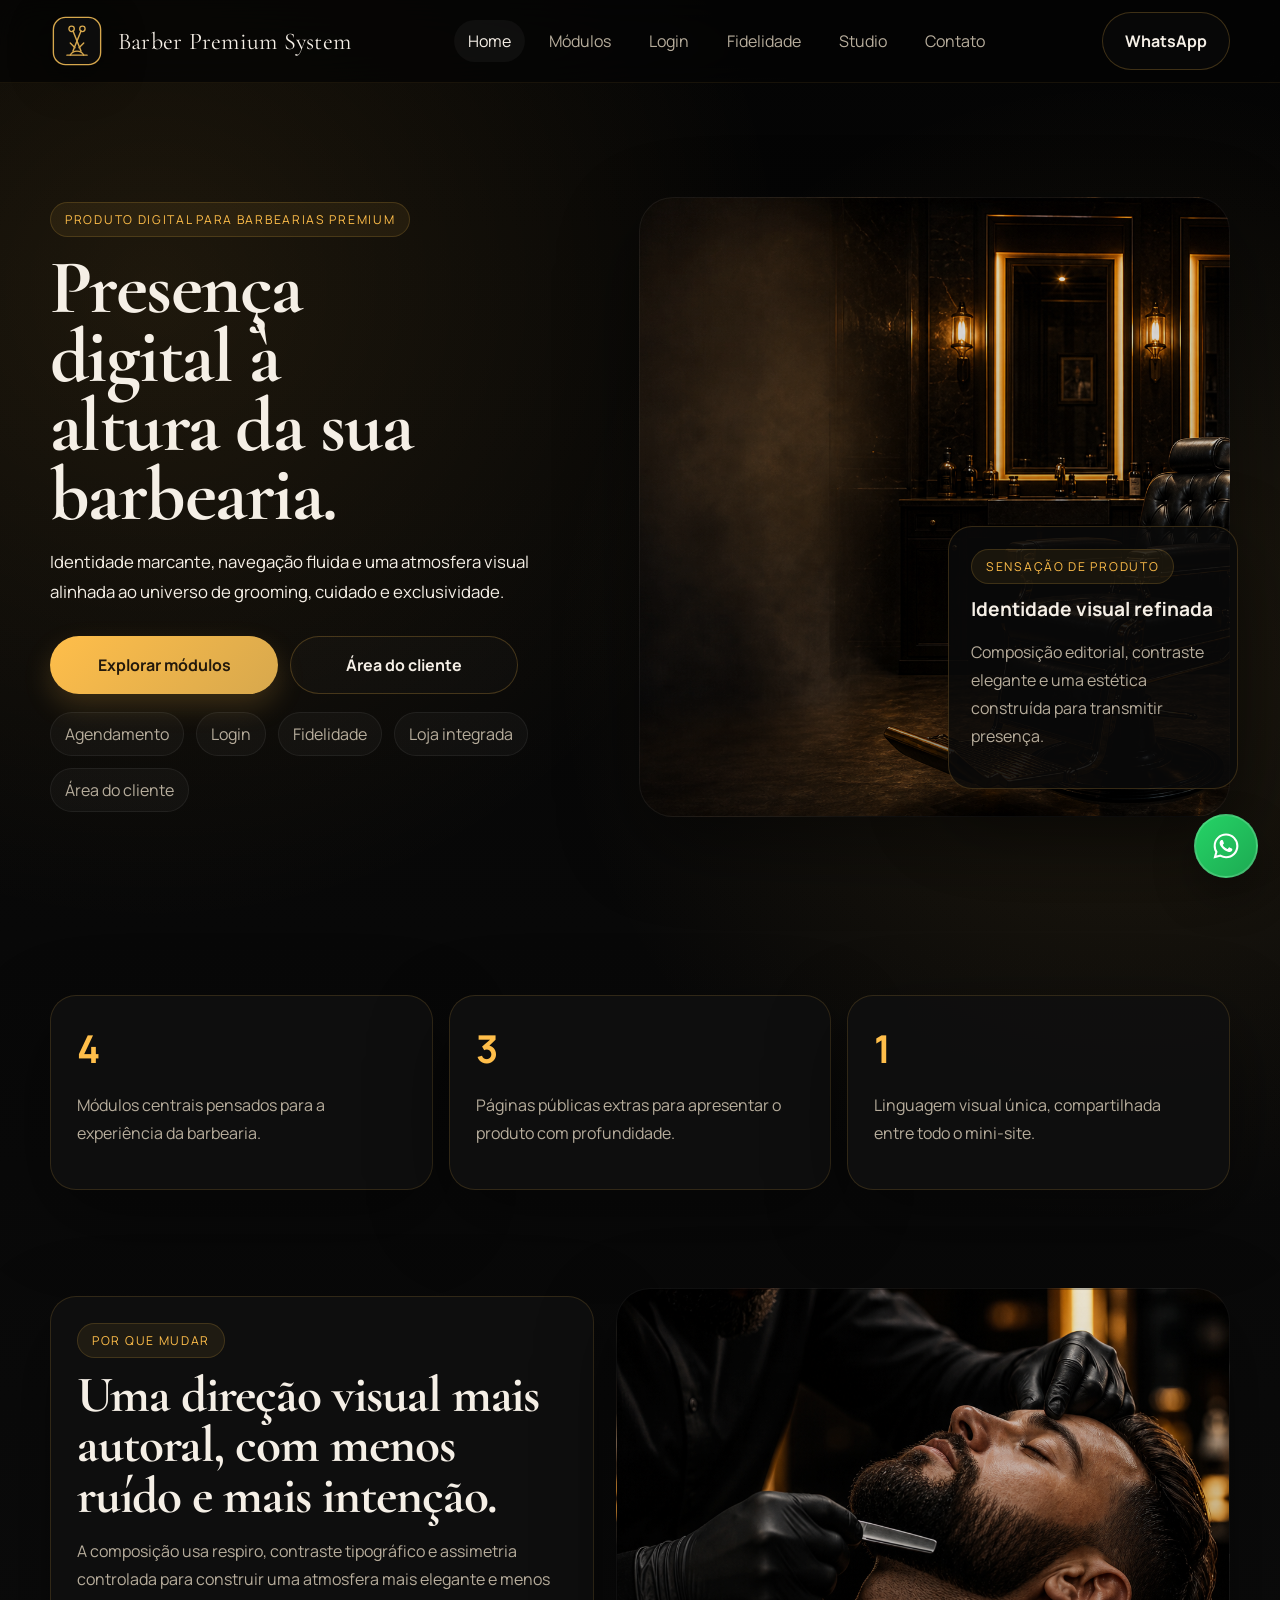
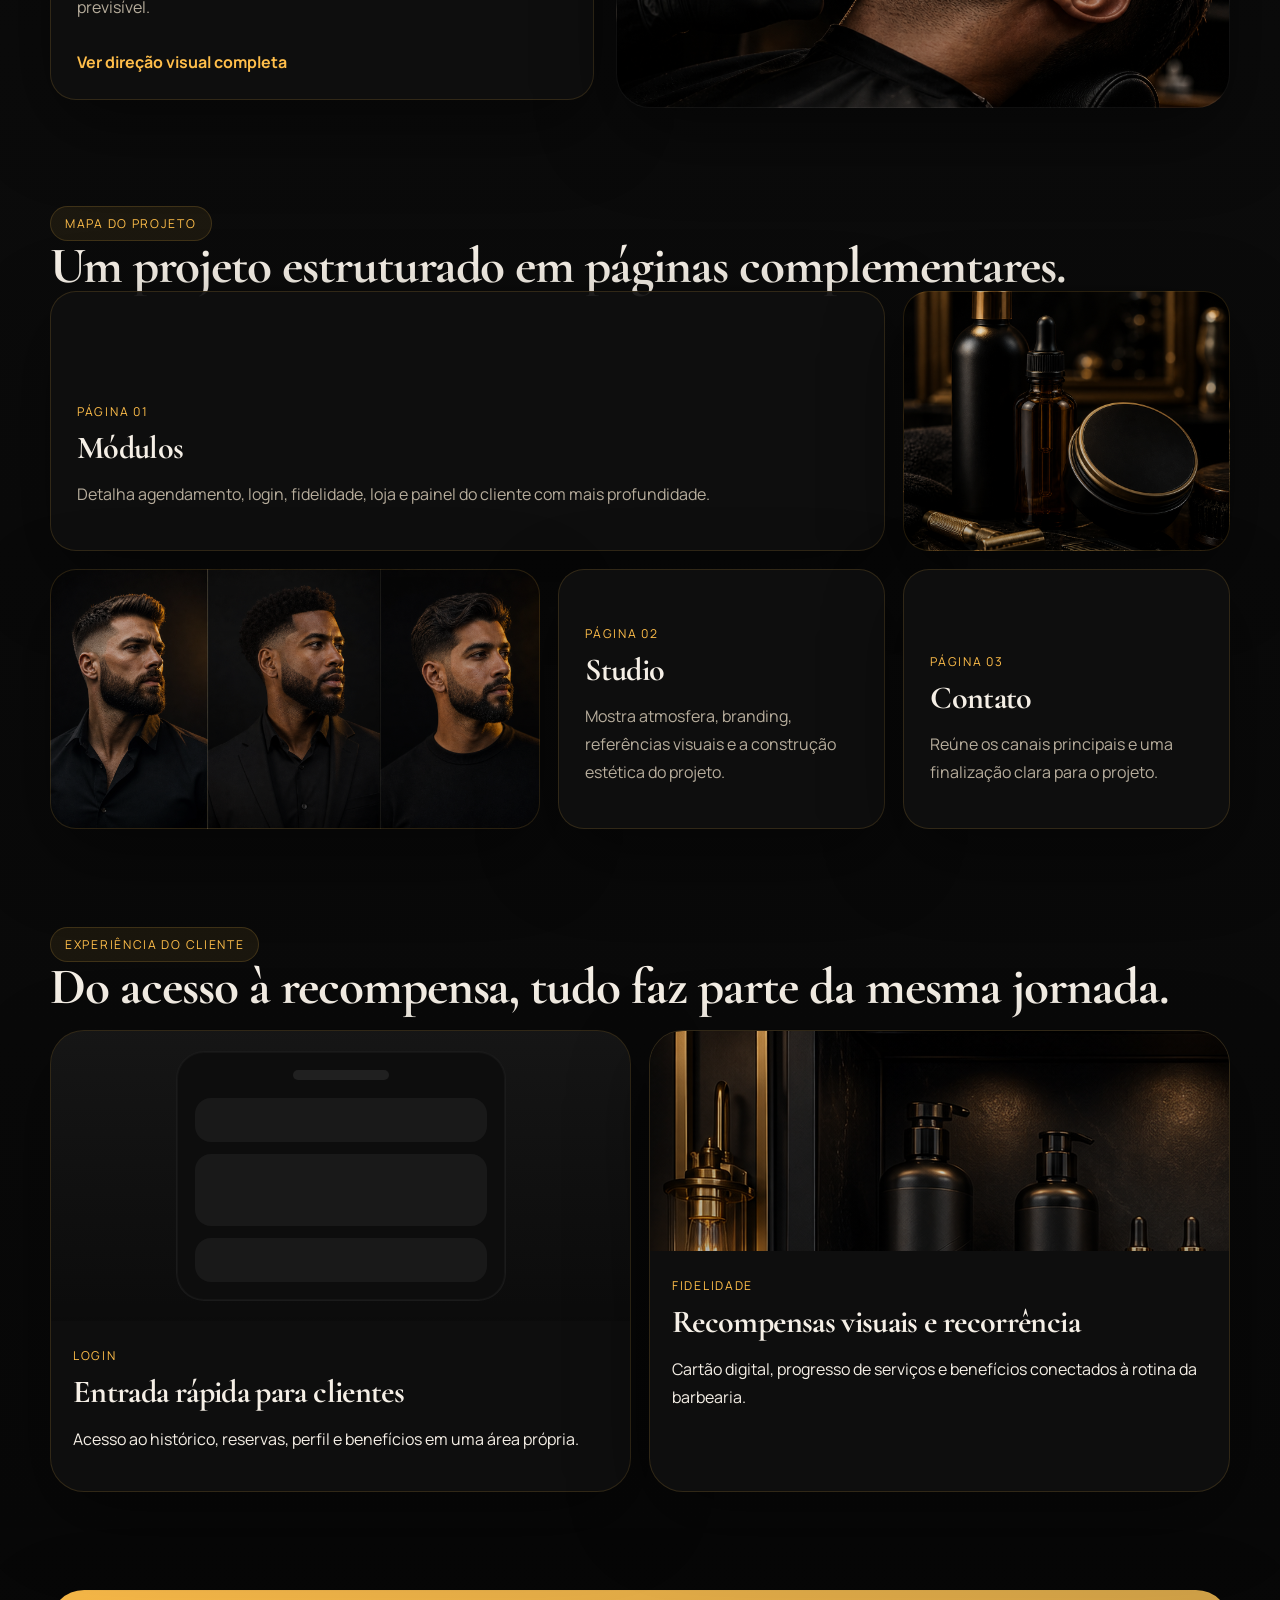
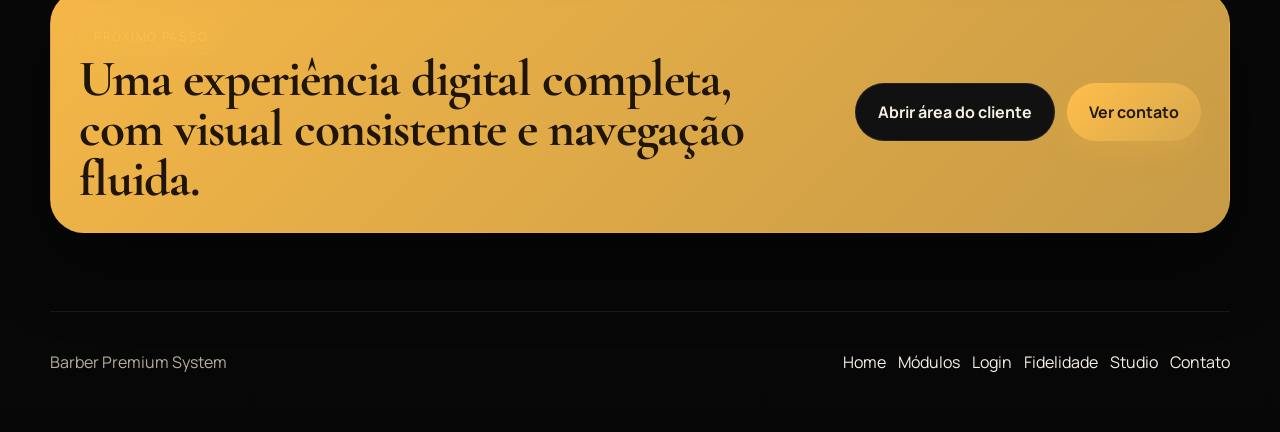
<file: index.html>
<!DOCTYPE html>
<html lang="pt-BR">
<head>
    <meta charset="UTF-8">
    <meta name="viewport" content="width=device-width, initial-scale=1.0">
    <title>Barber Premium System</title>
    <link rel="stylesheet" href="assets/css/public-site.css">
</head>
<body>
    <header class="site-header">
        <div class="nav-shell">
                <a class="brand" href="index.html">
                <div class="brand-badge">
                    <img src="assets/images/barber-premium-logo.svg" alt="Barber Premium System">
                </div>
                <div class="brand-label">Barber Premium System</div>
            </a>

            <nav class="nav-links">
                <a class="active" href="index.html">Home</a>
                <a href="modules.html">Módulos</a>
                <a href="login.html">Login</a>
                <a href="fidelidade.html">Fidelidade</a>
                <a href="studio.html">Studio</a>
                <a href="contact.html">Contato</a>
            </nav>

            <a class="button button-outline" href="https://wa.me/5500000000000?text=Quero+apresentar+esse+sistema+para+minha+barbearia" target="_blank" rel="noopener noreferrer">WhatsApp</a>
        </div>
    </header>

    <main>
        <section class="hero-page">
            <div class="container hero-grid">
                <div class="hero-copy">
                    <span class="eyebrow">Produto digital para barbearias premium</span>
                    <h1>Presença digital à altura da sua barbearia.</h1>
                    <p>Identidade marcante, navegação fluida e uma atmosfera visual alinhada ao universo de grooming, cuidado e exclusividade.</p>
                    <div class="hero-actions">
                        <a class="button button-primary" href="modules.html">Explorar módulos</a>
                        <a class="button button-outline" href="login.html">Área do cliente</a>
                    </div>
                    <div class="pill-row">
                        <span>Agendamento</span>
                        <span>Login</span>
                        <span>Fidelidade</span>
                        <span>Loja integrada</span>
                        <span>Área do cliente</span>
                    </div>
                </div>

                <div class="hero-visual editorial-frame">
                    <div class="hero-photo tall-photo"></div>
                    <div class="floating-note">
                        <span class="eyebrow">Sensação de produto</span>
                        <strong>Identidade visual refinada</strong>
                        <p>Composição editorial, contraste elegante e uma estética construída para transmitir presença.</p>
                    </div>
                </div>
            </div>
        </section>

        <section class="section">
            <div class="container">
                <div class="metrics-grid">
                    <article class="metric-card">
                        <strong>4</strong>
                        <p>Módulos centrais pensados para a experiência da barbearia.</p>
                    </article>
                    <article class="metric-card">
                        <strong>3</strong>
                        <p>Páginas públicas extras para apresentar o produto com profundidade.</p>
                    </article>
                    <article class="metric-card">
                        <strong>1</strong>
                        <p>Linguagem visual única, compartilhada entre todo o mini-site.</p>
                    </article>
                </div>
            </div>
        </section>

        <section class="section">
            <div class="container split-story">
                <div class="story-block surface">
                    <span class="eyebrow">Por que mudar</span>
                    <h2>Uma direção visual mais autoral, com menos ruído e mais intenção.</h2>
                    <p>A composição usa respiro, contraste tipográfico e assimetria controlada para construir uma atmosfera mais elegante e menos previsível.</p>
                    <a class="text-link" href="studio.html">Ver direção visual completa</a>
                </div>
                <div class="story-media image-service"></div>
            </div>
        </section>

        <section class="section">
            <div class="container">
                <div class="section-heading">
                    <span class="eyebrow">Mapa do projeto</span>
                    <h2>Um projeto estruturado em páginas complementares.</h2>
                </div>
                <div class="asymmetric-grid">
                    <a class="page-card page-card-wide" href="modules.html">
                        <div>
                            <span class="card-kicker">Página 01</span>
                            <h3>Módulos</h3>
                            <p>Detalha agendamento, login, fidelidade, loja e painel do cliente com mais profundidade.</p>
                        </div>
                    </a>
                    <a class="page-card page-card-photo image-products" href="modules.html"></a>
                    <a class="page-card page-card-photo image-clients" href="studio.html"></a>
                    <a class="page-card" href="studio.html">
                        <div>
                            <span class="card-kicker">Página 02</span>
                            <h3>Studio</h3>
                            <p>Mostra atmosfera, branding, referências visuais e a construção estética do projeto.</p>
                        </div>
                    </a>
                    <a class="page-card" href="contact.html">
                        <div>
                            <span class="card-kicker">Página 03</span>
                            <h3>Contato</h3>
                            <p>Reúne os canais principais e uma finalização clara para o projeto.</p>
                        </div>
                    </a>
                </div>
            </div>
        </section>

        <section class="section">
            <div class="container">
                <div class="section-heading">
                    <span class="eyebrow">Experiência do cliente</span>
                    <h2>Do acesso à recompensa, tudo faz parte da mesma jornada.</h2>
                </div>
                <div class="mini-module-grid">
                    <a class="mini-module-card" href="login.html">
                        <div class="mini-module-visual">
                            <div class="mock-phone">
                                <div class="phone-top"></div>
                                <div class="mock-screen">
                                    <div class="mock-pill"></div>
                                    <div class="mock-block"></div>
                                    <div class="mock-pill"></div>
                                </div>
                            </div>
                        </div>
                        <div class="mini-module-copy">
                            <span class="card-kicker">Login</span>
                            <h3>Entrada rápida para clientes</h3>
                            <p>Acesso ao histórico, reservas, perfil e benefícios em uma área própria.</p>
                        </div>
                    </a>
                    <a class="mini-module-card" href="fidelidade.html">
                        <div class="mini-module-visual image-brands"></div>
                        <div class="mini-module-copy">
                            <span class="card-kicker">Fidelidade</span>
                            <h3>Recompensas visuais e recorrência</h3>
                            <p>Cartão digital, progresso de serviços e benefícios conectados à rotina da barbearia.</p>
                        </div>
                    </a>
                </div>
            </div>
        </section>

        <section class="section">
            <div class="container cta-banner">
                <div>
                    <span class="eyebrow">Próximo passo</span>
                    <h2>Uma experiência digital completa, com visual consistente e navegação fluida.</h2>
                </div>
                <div class="cta-actions">
                    <a class="button button-dark" href="login.html">Abrir área do cliente</a>
                    <a class="button button-primary" href="contact.html">Ver contato</a>
                </div>
            </div>
        </section>
    </main>

    <footer class="site-footer">
        <div class="container footer-shell">
            <p>Barber Premium System</p>
            <div class="footer-links">
                <a href="index.html">Home</a>
                <a href="modules.html">Módulos</a>
                <a href="login.html">Login</a>
                <a href="fidelidade.html">Fidelidade</a>
                <a href="studio.html">Studio</a>
                <a href="contact.html">Contato</a>
            </div>
        </div>
    </footer>

    <a class="floating-whatsapp" href="https://wa.me/5500000000000?text=Olá%2C+vim+pelo+site+e+quero+saber+mais." target="_blank" rel="noopener noreferrer" aria-label="Falar no WhatsApp">
        <svg viewBox="0 0 24 24" aria-hidden="true">
            <path d="M19.05 4.91A9.82 9.82 0 0 0 12.03 2c-5.46 0-9.9 4.44-9.9 9.9 0 1.74.45 3.44 1.31 4.94L2 22l5.32-1.39a9.86 9.86 0 0 0 4.71 1.2h.01c5.46 0 9.9-4.44 9.9-9.9 0-2.64-1.03-5.12-2.89-7zM12.04 20.13h-.01a8.2 8.2 0 0 1-4.18-1.14l-.3-.18-3.16.83.85-3.08-.2-.32a8.2 8.2 0 0 1-1.26-4.35c0-4.53 3.69-8.22 8.23-8.22 2.2 0 4.27.86 5.82 2.41a8.16 8.16 0 0 1 2.4 5.82c0 4.53-3.69 8.22-8.21 8.23zm4.51-6.16c-.25-.13-1.47-.73-1.7-.81-.23-.08-.39-.13-.56.13-.17.25-.65.81-.8.97-.15.17-.29.19-.54.06-.25-.13-1.06-.39-2.02-1.25-.74-.66-1.24-1.48-1.39-1.73-.15-.25-.02-.38.11-.5.11-.11.25-.29.37-.44.12-.15.17-.25.25-.42.08-.17.04-.31-.02-.44-.06-.13-.56-1.35-.77-1.85-.2-.48-.41-.41-.56-.42h-.48c-.17 0-.44.06-.67.31-.23.25-.88.86-.88 2.1 0 1.24.9 2.44 1.02 2.61.13.17 1.77 2.7 4.29 3.79.6.26 1.07.42 1.43.54.6.19 1.14.16 1.57.1.48-.07 1.47-.6 1.68-1.18.21-.58.21-1.08.15-1.18-.06-.1-.23-.17-.48-.29z"/>
        </svg>
    </a>
</body>
</html>
</file>
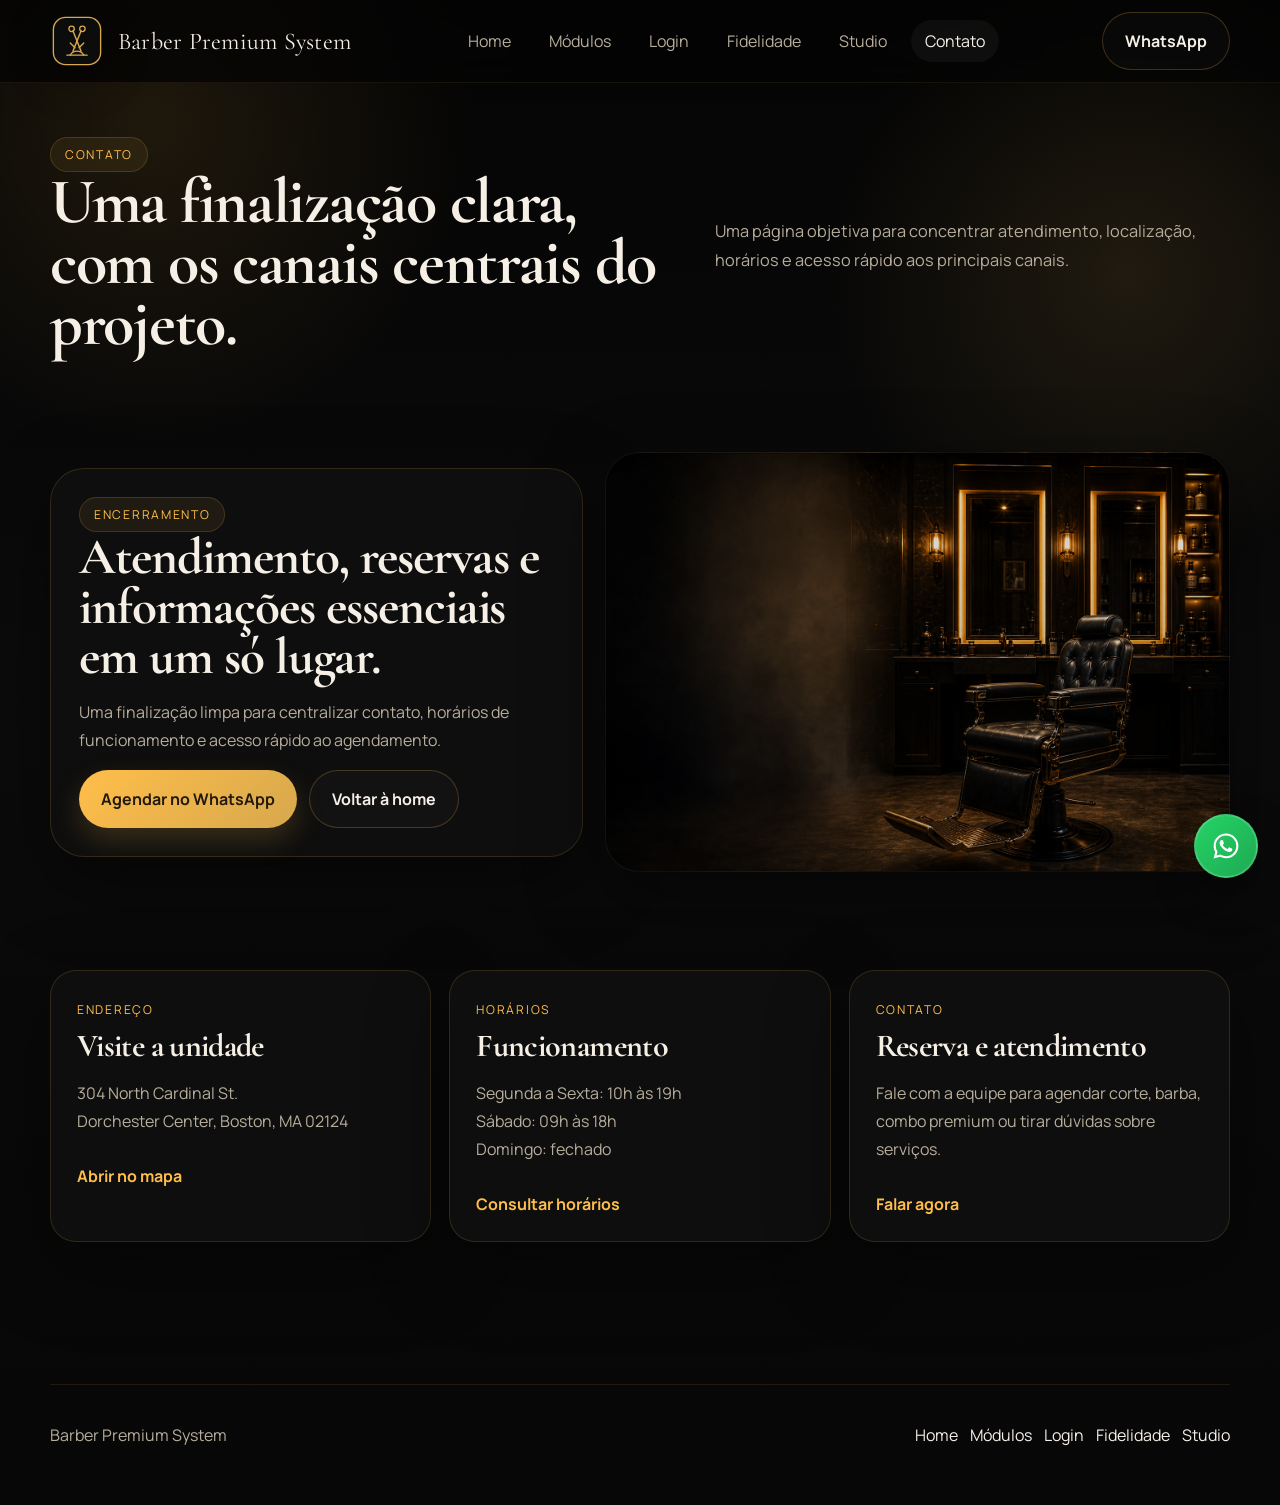
<file: contact.html>
<!DOCTYPE html>
<html lang="pt-BR">
<head>
    <meta charset="UTF-8">
    <meta name="viewport" content="width=device-width, initial-scale=1.0">
    <title>Barber Premium System | Contato</title>
    <link rel="stylesheet" href="assets/css/public-site.css">
</head>
<body>
    <header class="site-header">
        <div class="nav-shell">
                <a class="brand" href="index.html">
                <div class="brand-badge">
                    <img src="assets/images/barber-premium-logo.svg" alt="Barber Premium System">
                </div>
                <div class="brand-label">Barber Premium System</div>
            </a>

            <nav class="nav-links">
                <a href="index.html">Home</a>
                <a href="modules.html">Módulos</a>
                <a href="login.html">Login</a>
                <a href="fidelidade.html">Fidelidade</a>
                <a href="studio.html">Studio</a>
                <a class="active" href="contact.html">Contato</a>
            </nav>

            <a class="button button-outline" href="https://wa.me/5500000000000?text=Quero+falar+sobre+esse+projeto+de+barbearia" target="_blank" rel="noopener noreferrer">WhatsApp</a>
        </div>
    </header>

    <main class="inner-page">
        <section class="page-intro">
            <div class="container intro-grid">
                <div>
                    <span class="eyebrow">Contato</span>
                    <h1>Uma finalização clara, com os canais centrais do projeto.</h1>
                </div>
                <p class="lead">Uma página objetiva para concentrar atendimento, localização, horários e acesso rápido aos principais canais.</p>
            </div>
        </section>

        <section class="section">
            <div class="container contact-layout">
                <div class="contact-main surface">
                    <span class="eyebrow">Encerramento</span>
                    <h2>Atendimento, reservas e informações essenciais em um só lugar.</h2>
                    <p>Uma finalização limpa para centralizar contato, horários de funcionamento e acesso rápido ao agendamento.</p>
                    <div class="contact-actions">
                        <a class="button button-primary" href="https://wa.me/5500000000000?text=Olá%2C+quero+agendar+um+horário." target="_blank" rel="noopener noreferrer">Agendar no WhatsApp</a>
                        <a class="button button-outline" href="index.html">Voltar à home</a>
                    </div>
                </div>
                <div class="contact-side image-hero"></div>
            </div>
        </section>

        <section class="section">
            <div class="container contact-cards">
                <article class="contact-detail surface">
                    <span class="card-kicker">Endereço</span>
                    <h3>Visite a unidade</h3>
                    <p>304 North Cardinal St.<br>Dorchester Center, Boston, MA 02124</p>
                    <a class="text-link" href="https://maps.google.com" target="_blank" rel="noopener noreferrer">Abrir no mapa</a>
                </article>
                <article class="contact-detail surface">
                    <span class="card-kicker">Horários</span>
                    <h3>Funcionamento</h3>
                    <p>Segunda a Sexta: 10h às 19h<br>Sábado: 09h às 18h<br>Domingo: fechado</p>
                    <a class="text-link" href="https://wa.me/5500000000000?text=Olá%2C+quero+consultar+horários+disponíveis." target="_blank" rel="noopener noreferrer">Consultar horários</a>
                </article>
                <article class="contact-detail surface">
                    <span class="card-kicker">Contato</span>
                    <h3>Reserva e atendimento</h3>
                    <p>Fale com a equipe para agendar corte, barba, combo premium ou tirar dúvidas sobre serviços.</p>
                    <a class="text-link" href="https://wa.me/5500000000000?text=Olá%2C+quero+fazer+uma+reserva." target="_blank" rel="noopener noreferrer">Falar agora</a>
                </article>
            </div>
        </section>
    </main>

    <footer class="site-footer">
        <div class="container footer-shell">
            <p>Barber Premium System</p>
            <div class="footer-links">
                <a href="index.html">Home</a>
                <a href="modules.html">Módulos</a>
                <a href="login.html">Login</a>
                <a href="fidelidade.html">Fidelidade</a>
                <a href="studio.html">Studio</a>
            </div>
        </div>
    </footer>

    <a class="floating-whatsapp" href="https://wa.me/5500000000000?text=Olá%2C+vim+pelo+site+e+quero+saber+mais." target="_blank" rel="noopener noreferrer" aria-label="Falar no WhatsApp">
        <svg viewBox="0 0 24 24" aria-hidden="true">
            <path d="M19.05 4.91A9.82 9.82 0 0 0 12.03 2c-5.46 0-9.9 4.44-9.9 9.9 0 1.74.45 3.44 1.31 4.94L2 22l5.32-1.39a9.86 9.86 0 0 0 4.71 1.2h.01c5.46 0 9.9-4.44 9.9-9.9 0-2.64-1.03-5.12-2.89-7zM12.04 20.13h-.01a8.2 8.2 0 0 1-4.18-1.14l-.3-.18-3.16.83.85-3.08-.2-.32a8.2 8.2 0 0 1-1.26-4.35c0-4.53 3.69-8.22 8.23-8.22 2.2 0 4.27.86 5.82 2.41a8.16 8.16 0 0 1 2.4 5.82c0 4.53-3.69 8.22-8.21 8.23zm4.51-6.16c-.25-.13-1.47-.73-1.7-.81-.23-.08-.39-.13-.56.13-.17.25-.65.81-.8.97-.15.17-.29.19-.54.06-.25-.13-1.06-.39-2.02-1.25-.74-.66-1.24-1.48-1.39-1.73-.15-.25-.02-.38.11-.5.11-.11.25-.29.37-.44.12-.15.17-.25.25-.42.08-.17.04-.31-.02-.44-.06-.13-.56-1.35-.77-1.85-.2-.48-.41-.41-.56-.42h-.48c-.17 0-.44.06-.67.31-.23.25-.88.86-.88 2.1 0 1.24.9 2.44 1.02 2.61.13.17 1.77 2.7 4.29 3.79.6.26 1.07.42 1.43.54.6.19 1.14.16 1.57.1.48-.07 1.47-.6 1.68-1.18.21-.58.21-1.08.15-1.18-.06-.1-.23-.17-.48-.29z"/>
        </svg>
    </a>
</body>
</html>
</file>
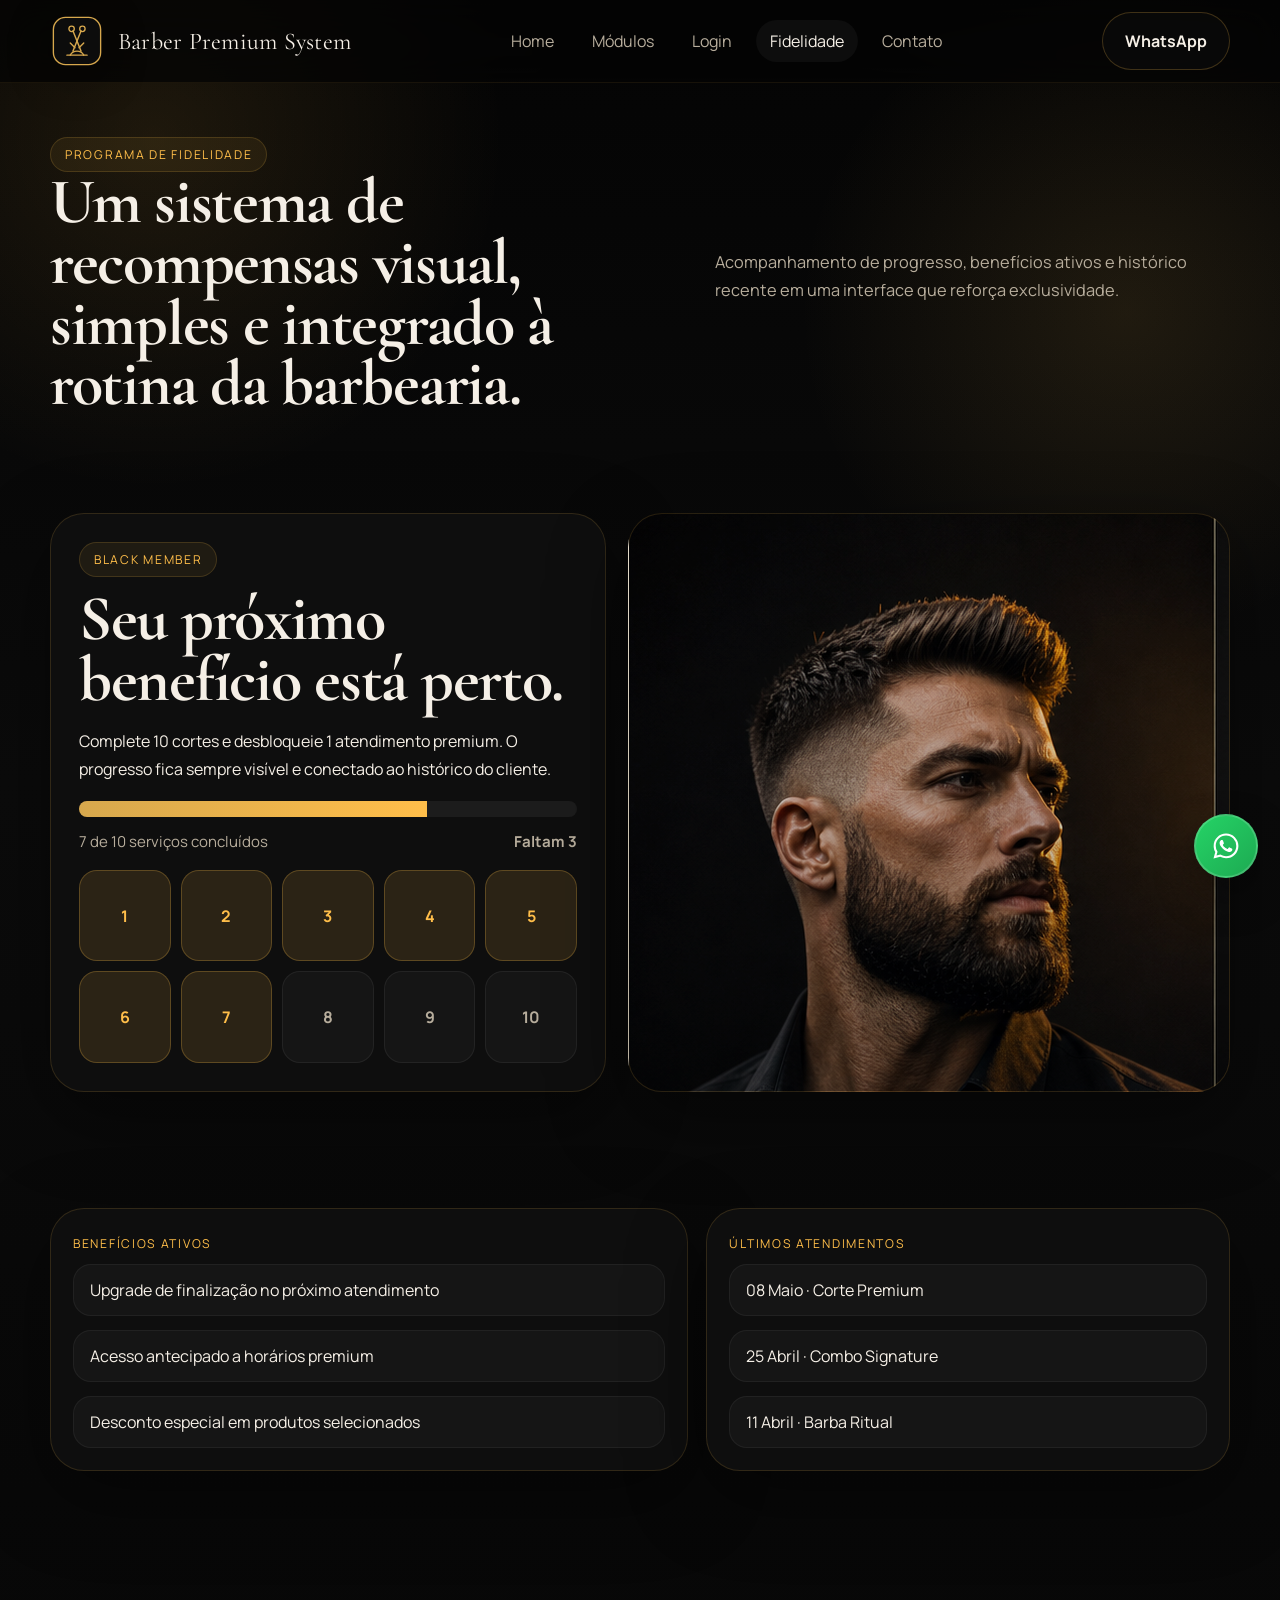
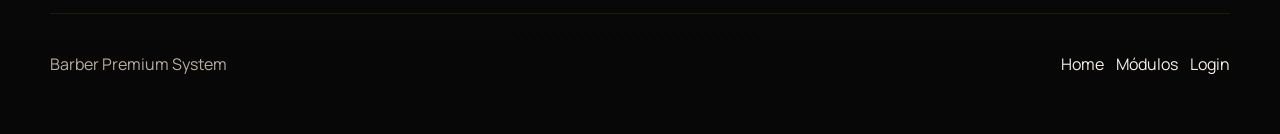
<file: fidelidade.html>
<!DOCTYPE html>
<html lang="pt-BR">
<head>
    <meta charset="UTF-8">
    <meta name="viewport" content="width=device-width, initial-scale=1.0">
    <title>Barber Premium System | Fidelidade</title>
    <link rel="stylesheet" href="assets/css/public-site.css">
</head>
<body>
    <header class="site-header">
        <div class="nav-shell">
                <a class="brand" href="index.html">
                <div class="brand-badge">
                    <img src="assets/images/barber-premium-logo.svg" alt="Barber Premium System">
                </div>
                <div class="brand-label">Barber Premium System</div>
            </a>

            <nav class="nav-links">
                <a href="index.html">Home</a>
                <a href="modules.html">Módulos</a>
                <a href="login.html">Login</a>
                <a class="active" href="fidelidade.html">Fidelidade</a>
                <a href="contact.html">Contato</a>
            </nav>

            <a class="button button-outline" href="https://wa.me/5500000000000?text=Olá%2C+quero+consultar+meus+benefícios." target="_blank" rel="noopener noreferrer">WhatsApp</a>
        </div>
    </header>

    <main class="inner-page">
        <section class="page-intro">
            <div class="container intro-grid">
                <div>
                    <span class="eyebrow">Programa de fidelidade</span>
                    <h1>Um sistema de recompensas visual, simples e integrado à rotina da barbearia.</h1>
                </div>
                <p class="lead">Acompanhamento de progresso, benefícios ativos e histórico recente em uma interface que reforça exclusividade.</p>
            </div>
        </section>

        <section class="section">
            <div class="container loyalty-shell">
                <div class="loyalty-panel">
                    <span class="eyebrow">Black Member</span>
                    <h1>Seu próximo benefício está perto.</h1>
                    <p>Complete 10 cortes e desbloqueie 1 atendimento premium. O progresso fica sempre visível e conectado ao histórico do cliente.</p>

                    <div class="loyalty-track"><span></span></div>
                    <div class="inline-row">
                        <span>7 de 10 serviços concluídos</span>
                        <strong>Faltam 3</strong>
                    </div>

                    <div class="stamp-grid">
                        <div class="stamp active">1</div>
                        <div class="stamp active">2</div>
                        <div class="stamp active">3</div>
                        <div class="stamp active">4</div>
                        <div class="stamp active">5</div>
                        <div class="stamp active">6</div>
                        <div class="stamp active">7</div>
                        <div class="stamp">8</div>
                        <div class="stamp">9</div>
                        <div class="stamp">10</div>
                    </div>
                </div>

                <div class="side-panel image-clients"></div>
            </div>
        </section>

        <section class="section">
            <div class="container loyalty-layout">
                <article class="reward-card">
                    <span class="card-kicker">Benefícios ativos</span>
                    <div class="reward-list">
                        <div class="reward-item">Upgrade de finalização no próximo atendimento</div>
                        <div class="reward-item">Acesso antecipado a horários premium</div>
                        <div class="reward-item">Desconto especial em produtos selecionados</div>
                    </div>
                </article>

                <article class="history-card">
                    <span class="card-kicker">Últimos atendimentos</span>
                    <div class="history-list">
                        <div class="history-item">08 Maio · Corte Premium</div>
                        <div class="history-item">25 Abril · Combo Signature</div>
                        <div class="history-item">11 Abril · Barba Ritual</div>
                    </div>
                </article>
            </div>
        </section>
    </main>

    <footer class="site-footer">
        <div class="container footer-shell">
            <p>Barber Premium System</p>
            <div class="footer-links">
                <a href="index.html">Home</a>
                <a href="modules.html">Módulos</a>
                <a href="login.html">Login</a>
            </div>
        </div>
    </footer>

    <a class="floating-whatsapp" href="https://wa.me/5500000000000?text=Olá%2C+vim+pelo+site+e+quero+saber+mais." target="_blank" rel="noopener noreferrer" aria-label="Falar no WhatsApp">
        <svg viewBox="0 0 24 24" aria-hidden="true">
            <path d="M19.05 4.91A9.82 9.82 0 0 0 12.03 2c-5.46 0-9.9 4.44-9.9 9.9 0 1.74.45 3.44 1.31 4.94L2 22l5.32-1.39a9.86 9.86 0 0 0 4.71 1.2h.01c5.46 0 9.9-4.44 9.9-9.9 0-2.64-1.03-5.12-2.89-7zM12.04 20.13h-.01a8.2 8.2 0 0 1-4.18-1.14l-.3-.18-3.16.83.85-3.08-.2-.32a8.2 8.2 0 0 1-1.26-4.35c0-4.53 3.69-8.22 8.23-8.22 2.2 0 4.27.86 5.82 2.41a8.16 8.16 0 0 1 2.4 5.82c0 4.53-3.69 8.22-8.21 8.23zm4.51-6.16c-.25-.13-1.47-.73-1.7-.81-.23-.08-.39-.13-.56.13-.17.25-.65.81-.8.97-.15.17-.29.19-.54.06-.25-.13-1.06-.39-2.02-1.25-.74-.66-1.24-1.48-1.39-1.73-.15-.25-.02-.38.11-.5.11-.11.25-.29.37-.44.12-.15.17-.25.25-.42.08-.17.04-.31-.02-.44-.06-.13-.56-1.35-.77-1.85-.2-.48-.41-.41-.56-.42h-.48c-.17 0-.44.06-.67.31-.23.25-.88.86-.88 2.1 0 1.24.9 2.44 1.02 2.61.13.17 1.77 2.7 4.29 3.79.6.26 1.07.42 1.43.54.6.19 1.14.16 1.57.1.48-.07 1.47-.6 1.68-1.18.21-.58.21-1.08.15-1.18-.06-.1-.23-.17-.48-.29z"/>
        </svg>
    </a>
</body>
</html>
</file>
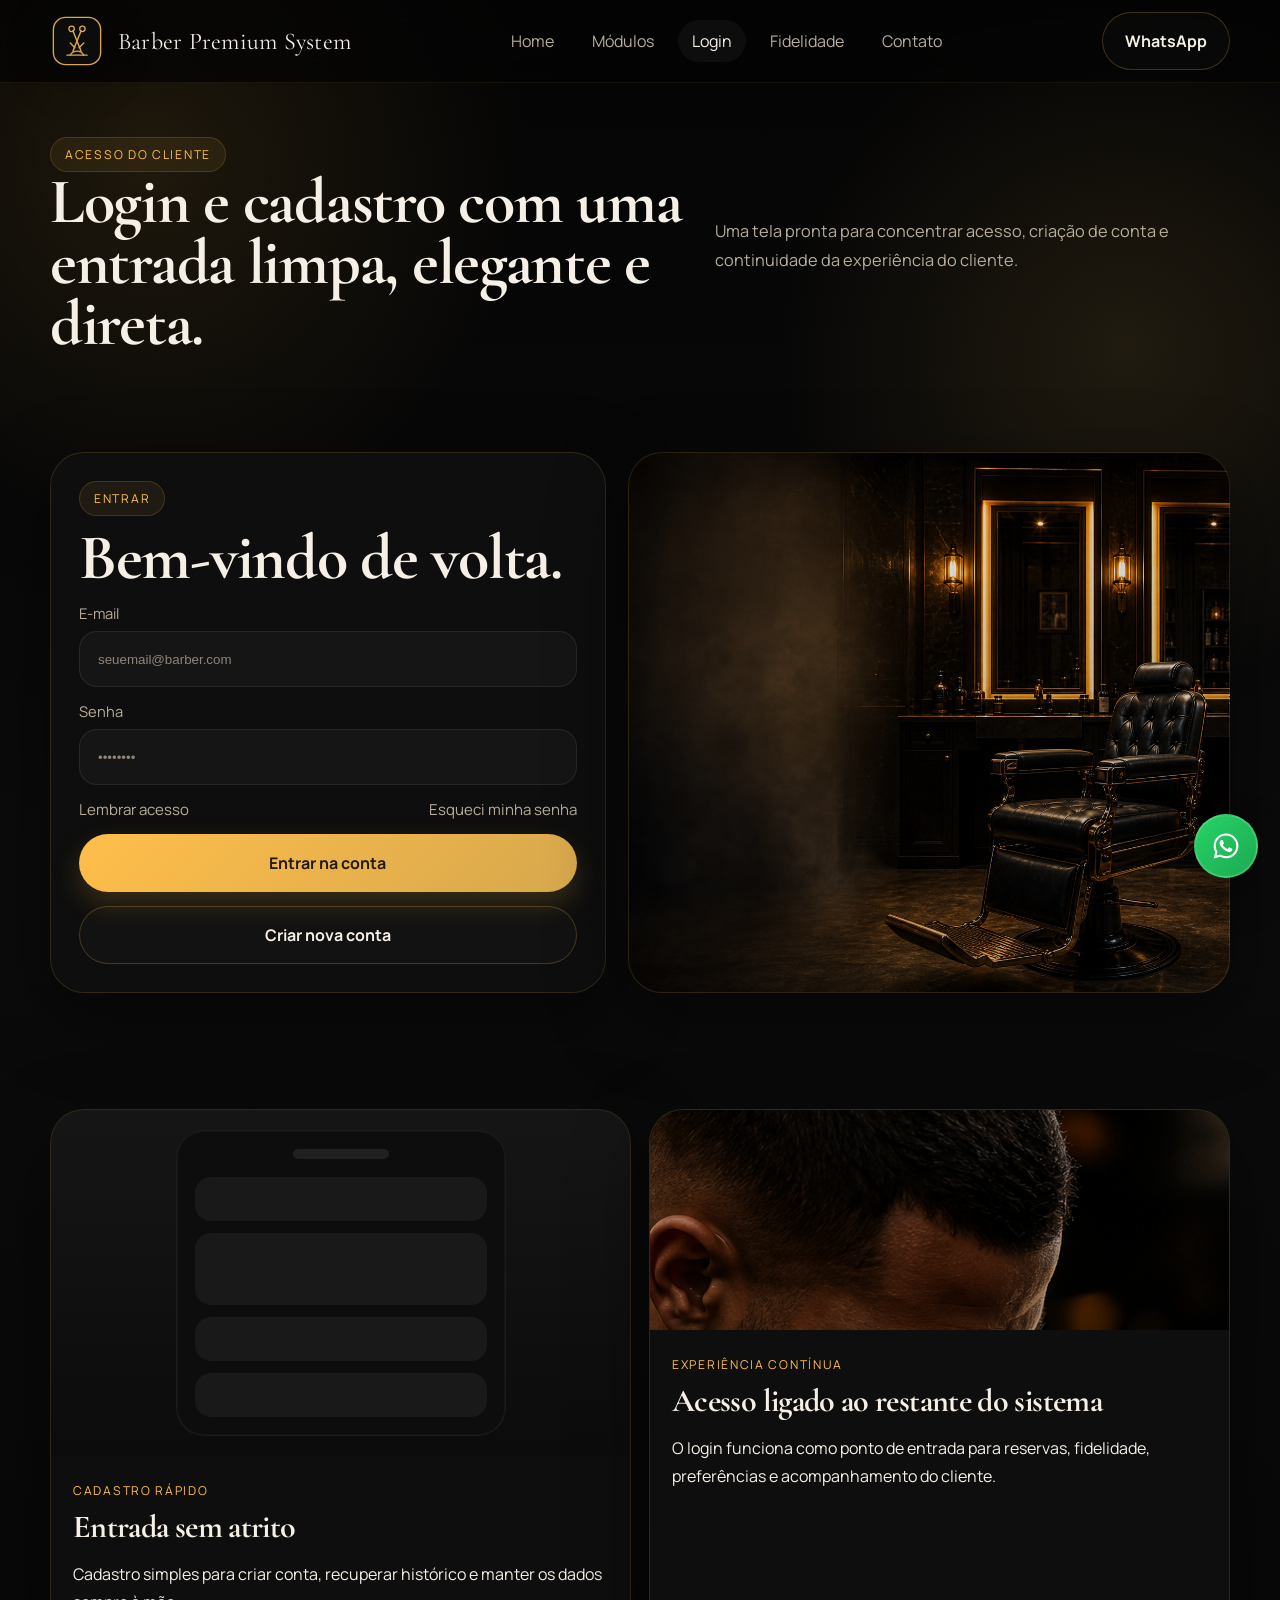
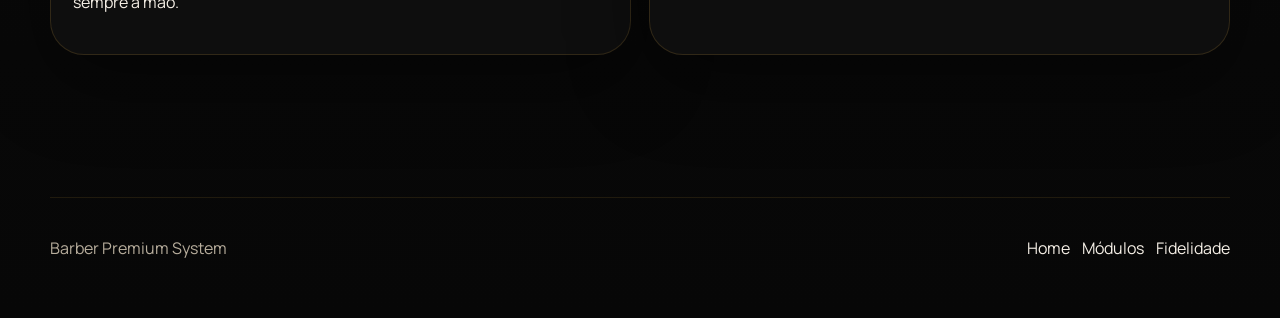
<file: login.html>
<!DOCTYPE html>
<html lang="pt-BR">
<head>
    <meta charset="UTF-8">
    <meta name="viewport" content="width=device-width, initial-scale=1.0">
    <title>Barber Premium System | Login</title>
    <link rel="stylesheet" href="assets/css/public-site.css">
</head>
<body>
    <header class="site-header">
        <div class="nav-shell">
                <a class="brand" href="index.html">
                <div class="brand-badge">
                    <img src="assets/images/barber-premium-logo.svg" alt="Barber Premium System">
                </div>
                <div class="brand-label">Barber Premium System</div>
            </a>

            <nav class="nav-links">
                <a href="index.html">Home</a>
                <a href="modules.html">Módulos</a>
                <a class="active" href="login.html">Login</a>
                <a href="fidelidade.html">Fidelidade</a>
                <a href="contact.html">Contato</a>
            </nav>

            <a class="button button-outline" href="https://wa.me/5500000000000?text=Olá%2C+quero+agendar+um+horário." target="_blank" rel="noopener noreferrer">WhatsApp</a>
        </div>
    </header>

    <main class="inner-page">
        <section class="page-intro">
            <div class="container intro-grid">
                <div>
                    <span class="eyebrow">Acesso do cliente</span>
                    <h1>Login e cadastro com uma entrada limpa, elegante e direta.</h1>
                </div>
                <p class="lead">Uma tela pronta para concentrar acesso, criação de conta e continuidade da experiência do cliente.</p>
            </div>
        </section>

        <section class="section">
            <div class="container auth-shell">
                <div class="auth-panel">
                    <span class="eyebrow">Entrar</span>
                    <h1>Bem-vindo de volta.</h1>
                    <div class="form-stack">
                        <div class="field">
                            <label for="email">E-mail</label>
                            <input id="email" type="email" placeholder="seuemail@barber.com">
                        </div>
                        <div class="field">
                            <label for="password">Senha</label>
                            <input id="password" type="password" placeholder="••••••••">
                        </div>
                        <div class="inline-row">
                            <span>Lembrar acesso</span>
                            <a href="#">Esqueci minha senha</a>
                        </div>
                        <a class="button button-primary" href="#">Entrar na conta</a>
                        <a class="button button-outline" href="#">Criar nova conta</a>
                    </div>
                </div>

                <div class="side-panel auth-preview"></div>
            </div>
        </section>

        <section class="section">
            <div class="container mini-module-grid">
                <article class="mini-module-card">
                    <div class="mini-module-visual">
                        <div class="mock-phone">
                            <div class="phone-top"></div>
                            <div class="mock-screen">
                                <div class="mock-pill"></div>
                                <div class="mock-block"></div>
                                <div class="mock-pill"></div>
                                <div class="mock-pill"></div>
                            </div>
                        </div>
                    </div>
                    <div class="mini-module-copy">
                        <span class="card-kicker">Cadastro rápido</span>
                        <h3>Entrada sem atrito</h3>
                        <p>Cadastro simples para criar conta, recuperar histórico e manter os dados sempre à mão.</p>
                    </div>
                </article>

                <article class="mini-module-card">
                    <div class="mini-module-visual image-service"></div>
                    <div class="mini-module-copy">
                        <span class="card-kicker">Experiência contínua</span>
                        <h3>Acesso ligado ao restante do sistema</h3>
                        <p>O login funciona como ponto de entrada para reservas, fidelidade, preferências e acompanhamento do cliente.</p>
                    </div>
                </article>
            </div>
        </section>
    </main>

    <footer class="site-footer">
        <div class="container footer-shell">
            <p>Barber Premium System</p>
            <div class="footer-links">
                <a href="index.html">Home</a>
                <a href="modules.html">Módulos</a>
                <a href="fidelidade.html">Fidelidade</a>
            </div>
        </div>
    </footer>

    <a class="floating-whatsapp" href="https://wa.me/5500000000000?text=Olá%2C+vim+pelo+site+e+quero+saber+mais." target="_blank" rel="noopener noreferrer" aria-label="Falar no WhatsApp">
        <svg viewBox="0 0 24 24" aria-hidden="true">
            <path d="M19.05 4.91A9.82 9.82 0 0 0 12.03 2c-5.46 0-9.9 4.44-9.9 9.9 0 1.74.45 3.44 1.31 4.94L2 22l5.32-1.39a9.86 9.86 0 0 0 4.71 1.2h.01c5.46 0 9.9-4.44 9.9-9.9 0-2.64-1.03-5.12-2.89-7zM12.04 20.13h-.01a8.2 8.2 0 0 1-4.18-1.14l-.3-.18-3.16.83.85-3.08-.2-.32a8.2 8.2 0 0 1-1.26-4.35c0-4.53 3.69-8.22 8.23-8.22 2.2 0 4.27.86 5.82 2.41a8.16 8.16 0 0 1 2.4 5.82c0 4.53-3.69 8.22-8.21 8.23zm4.51-6.16c-.25-.13-1.47-.73-1.7-.81-.23-.08-.39-.13-.56.13-.17.25-.65.81-.8.97-.15.17-.29.19-.54.06-.25-.13-1.06-.39-2.02-1.25-.74-.66-1.24-1.48-1.39-1.73-.15-.25-.02-.38.11-.5.11-.11.25-.29.37-.44.12-.15.17-.25.25-.42.08-.17.04-.31-.02-.44-.06-.13-.56-1.35-.77-1.85-.2-.48-.41-.41-.56-.42h-.48c-.17 0-.44.06-.67.31-.23.25-.88.86-.88 2.1 0 1.24.9 2.44 1.02 2.61.13.17 1.77 2.7 4.29 3.79.6.26 1.07.42 1.43.54.6.19 1.14.16 1.57.1.48-.07 1.47-.6 1.68-1.18.21-.58.21-1.08.15-1.18-.06-.1-.23-.17-.48-.29z"/>
        </svg>
    </a>
</body>
</html>
</file>
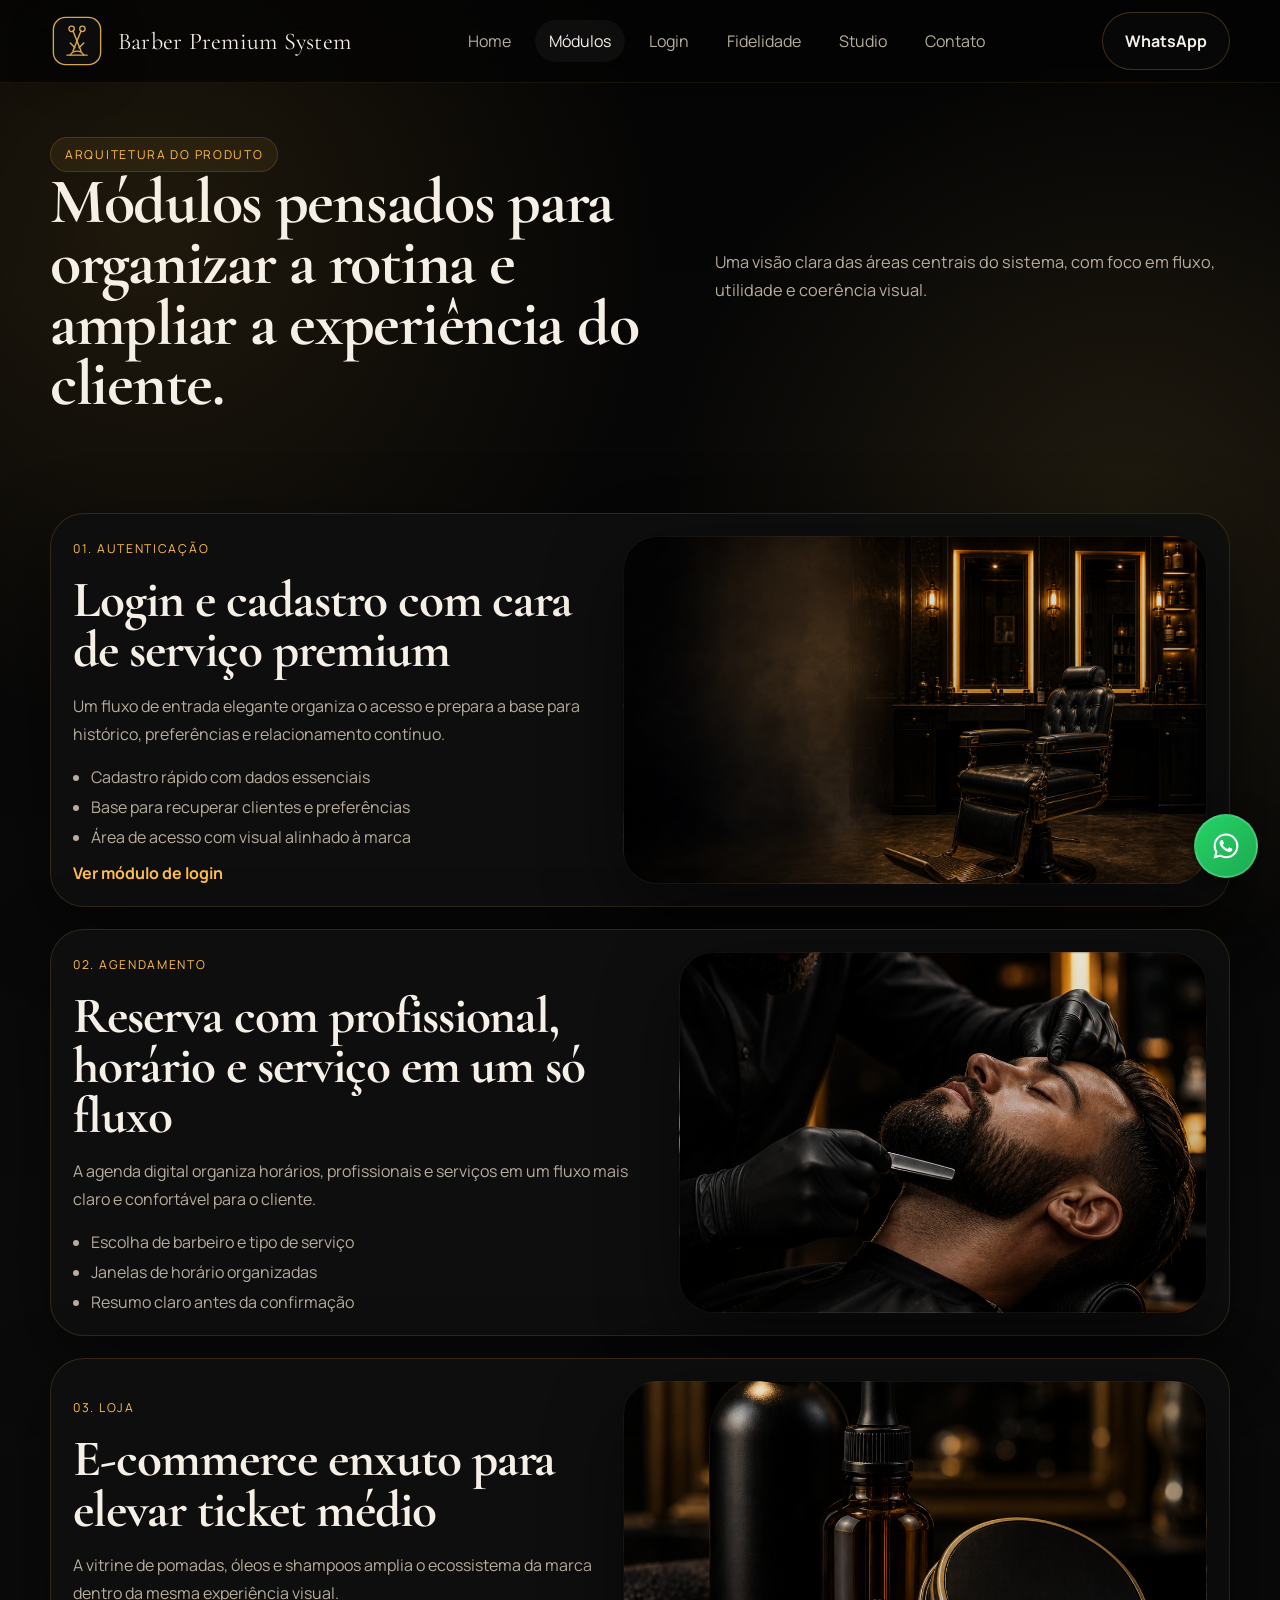
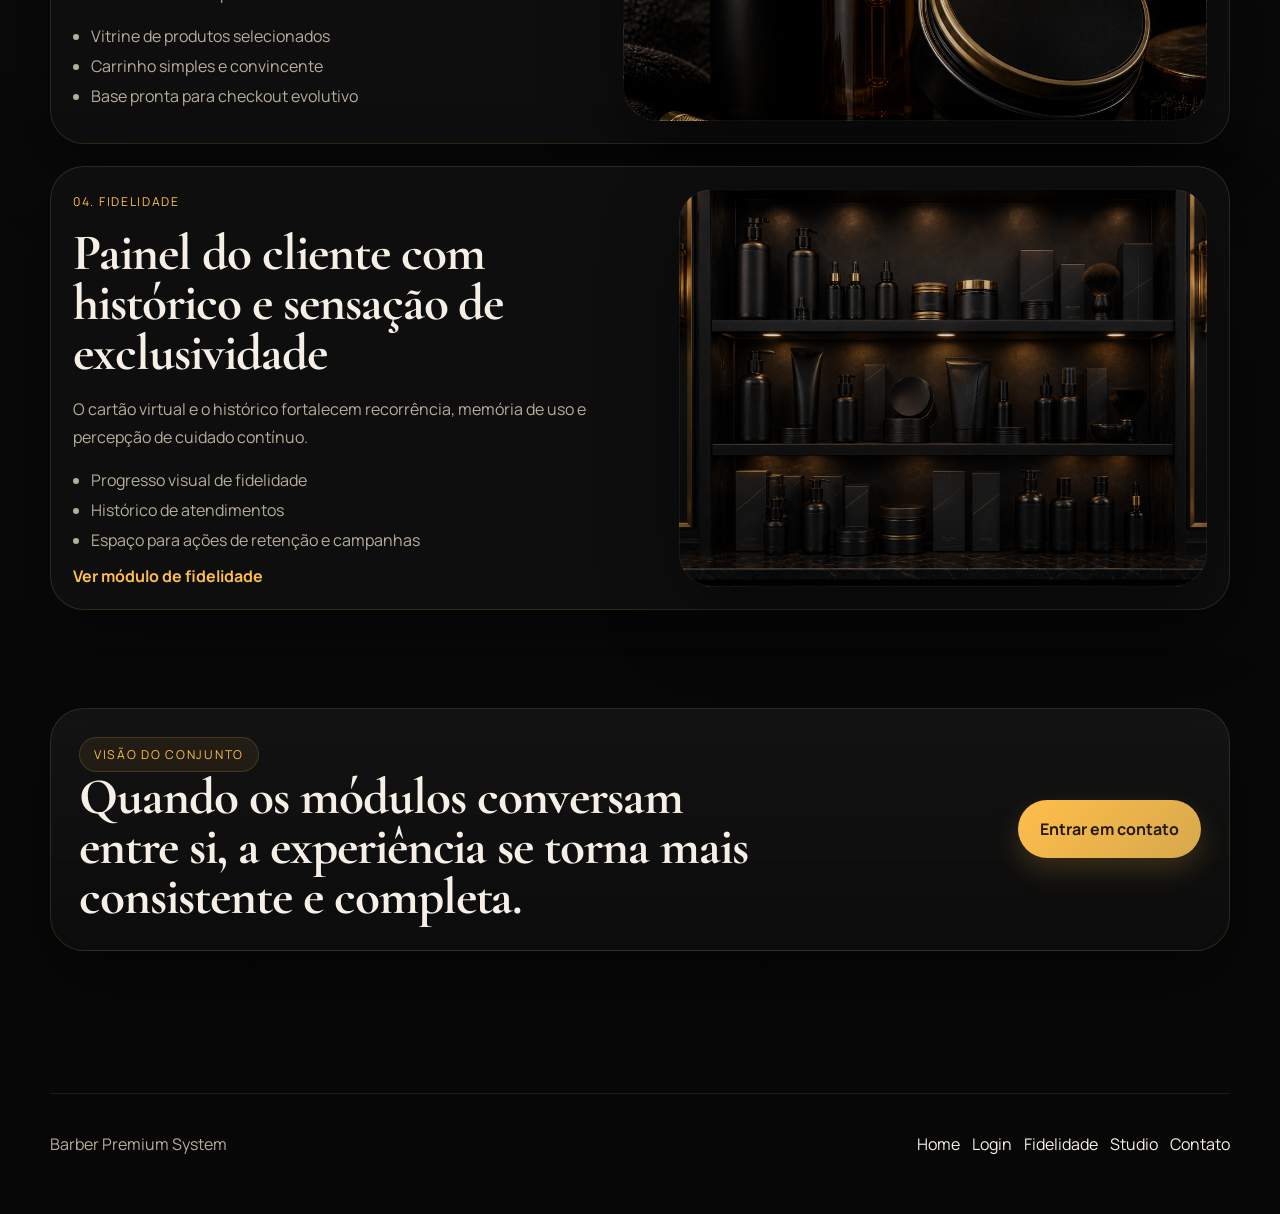
<file: modules.html>
<!DOCTYPE html>
<html lang="pt-BR">
<head>
    <meta charset="UTF-8">
    <meta name="viewport" content="width=device-width, initial-scale=1.0">
    <title>Barber Premium System | Módulos</title>
    <link rel="stylesheet" href="assets/css/public-site.css">
</head>
<body>
    <header class="site-header">
        <div class="nav-shell">
                <a class="brand" href="index.html">
                <div class="brand-badge">
                    <img src="assets/images/barber-premium-logo.svg" alt="Barber Premium System">
                </div>
                <div class="brand-label">Barber Premium System</div>
            </a>

            <nav class="nav-links">
                <a href="index.html">Home</a>
                <a class="active" href="modules.html">Módulos</a>
                <a href="login.html">Login</a>
                <a href="fidelidade.html">Fidelidade</a>
                <a href="studio.html">Studio</a>
                <a href="contact.html">Contato</a>
            </nav>

            <a class="button button-outline" href="https://wa.me/5500000000000?text=Quero+entender+os+módulos+do+sistema" target="_blank" rel="noopener noreferrer">WhatsApp</a>
        </div>
    </header>

    <main class="inner-page">
        <section class="page-intro">
            <div class="container intro-grid">
                <div>
                    <span class="eyebrow">Arquitetura do produto</span>
                    <h1>Módulos pensados para organizar a rotina e ampliar a experiência do cliente.</h1>
                </div>
                <p class="lead">Uma visão clara das áreas centrais do sistema, com foco em fluxo, utilidade e coerência visual.</p>
            </div>
        </section>

        <section class="section">
            <div class="container module-stack">
                <article class="feature-panel">
                    <div class="feature-copy">
                        <span class="card-kicker">01. Autenticação</span>
                        <h2>Login e cadastro com cara de serviço premium</h2>
                        <p>Um fluxo de entrada elegante organiza o acesso e prepara a base para histórico, preferências e relacionamento contínuo.</p>
                        <ul class="clean-list">
                            <li>Cadastro rápido com dados essenciais</li>
                            <li>Base para recuperar clientes e preferências</li>
                            <li>Área de acesso com visual alinhado à marca</li>
                        </ul>
                        <a class="text-link" href="login.html">Ver módulo de login</a>
                    </div>
                    <div class="feature-photo image-hero"></div>
                </article>

                <article class="feature-panel reverse">
                    <div class="feature-copy">
                        <span class="card-kicker">02. Agendamento</span>
                        <h2>Reserva com profissional, horário e serviço em um só fluxo</h2>
                        <p>A agenda digital organiza horários, profissionais e serviços em um fluxo mais claro e confortável para o cliente.</p>
                        <ul class="clean-list">
                            <li>Escolha de barbeiro e tipo de serviço</li>
                            <li>Janelas de horário organizadas</li>
                            <li>Resumo claro antes da confirmação</li>
                        </ul>
                    </div>
                    <div class="feature-photo image-service"></div>
                </article>

                <article class="feature-panel">
                    <div class="feature-copy">
                        <span class="card-kicker">03. Loja</span>
                        <h2>E-commerce enxuto para elevar ticket médio</h2>
                        <p>A vitrine de pomadas, óleos e shampoos amplia o ecossistema da marca dentro da mesma experiência visual.</p>
                        <ul class="clean-list">
                            <li>Vitrine de produtos selecionados</li>
                            <li>Carrinho simples e convincente</li>
                            <li>Base pronta para checkout evolutivo</li>
                        </ul>
                    </div>
                    <div class="feature-photo image-products"></div>
                </article>

                <article class="feature-panel reverse">
                    <div class="feature-copy">
                        <span class="card-kicker">04. Fidelidade</span>
                        <h2>Painel do cliente com histórico e sensação de exclusividade</h2>
                        <p>O cartão virtual e o histórico fortalecem recorrência, memória de uso e percepção de cuidado contínuo.</p>
                        <ul class="clean-list">
                            <li>Progresso visual de fidelidade</li>
                            <li>Histórico de atendimentos</li>
                            <li>Espaço para ações de retenção e campanhas</li>
                        </ul>
                        <a class="text-link" href="fidelidade.html">Ver módulo de fidelidade</a>
                    </div>
                    <div class="feature-photo image-brands"></div>
                </article>
            </div>
        </section>

        <section class="section">
            <div class="container proposition-band">
                <div>
                    <span class="eyebrow">Visão do conjunto</span>
                    <h2>Quando os módulos conversam entre si, a experiência se torna mais consistente e completa.</h2>
                </div>
                <a class="button button-primary" href="contact.html">Entrar em contato</a>
            </div>
        </section>
    </main>

    <footer class="site-footer">
        <div class="container footer-shell">
            <p>Barber Premium System</p>
            <div class="footer-links">
                <a href="index.html">Home</a>
                <a href="login.html">Login</a>
                <a href="fidelidade.html">Fidelidade</a>
                <a href="studio.html">Studio</a>
                <a href="contact.html">Contato</a>
            </div>
        </div>
    </footer>

    <a class="floating-whatsapp" href="https://wa.me/5500000000000?text=Olá%2C+vim+pelo+site+e+quero+saber+mais." target="_blank" rel="noopener noreferrer" aria-label="Falar no WhatsApp">
        <svg viewBox="0 0 24 24" aria-hidden="true">
            <path d="M19.05 4.91A9.82 9.82 0 0 0 12.03 2c-5.46 0-9.9 4.44-9.9 9.9 0 1.74.45 3.44 1.31 4.94L2 22l5.32-1.39a9.86 9.86 0 0 0 4.71 1.2h.01c5.46 0 9.9-4.44 9.9-9.9 0-2.64-1.03-5.12-2.89-7zM12.04 20.13h-.01a8.2 8.2 0 0 1-4.18-1.14l-.3-.18-3.16.83.85-3.08-.2-.32a8.2 8.2 0 0 1-1.26-4.35c0-4.53 3.69-8.22 8.23-8.22 2.2 0 4.27.86 5.82 2.41a8.16 8.16 0 0 1 2.4 5.82c0 4.53-3.69 8.22-8.21 8.23zm4.51-6.16c-.25-.13-1.47-.73-1.7-.81-.23-.08-.39-.13-.56.13-.17.25-.65.81-.8.97-.15.17-.29.19-.54.06-.25-.13-1.06-.39-2.02-1.25-.74-.66-1.24-1.48-1.39-1.73-.15-.25-.02-.38.11-.5.11-.11.25-.29.37-.44.12-.15.17-.25.25-.42.08-.17.04-.31-.02-.44-.06-.13-.56-1.35-.77-1.85-.2-.48-.41-.41-.56-.42h-.48c-.17 0-.44.06-.67.31-.23.25-.88.86-.88 2.1 0 1.24.9 2.44 1.02 2.61.13.17 1.77 2.7 4.29 3.79.6.26 1.07.42 1.43.54.6.19 1.14.16 1.57.1.48-.07 1.47-.6 1.68-1.18.21-.58.21-1.08.15-1.18-.06-.1-.23-.17-.48-.29z"/>
        </svg>
    </a>
</body>
</html>
</file>
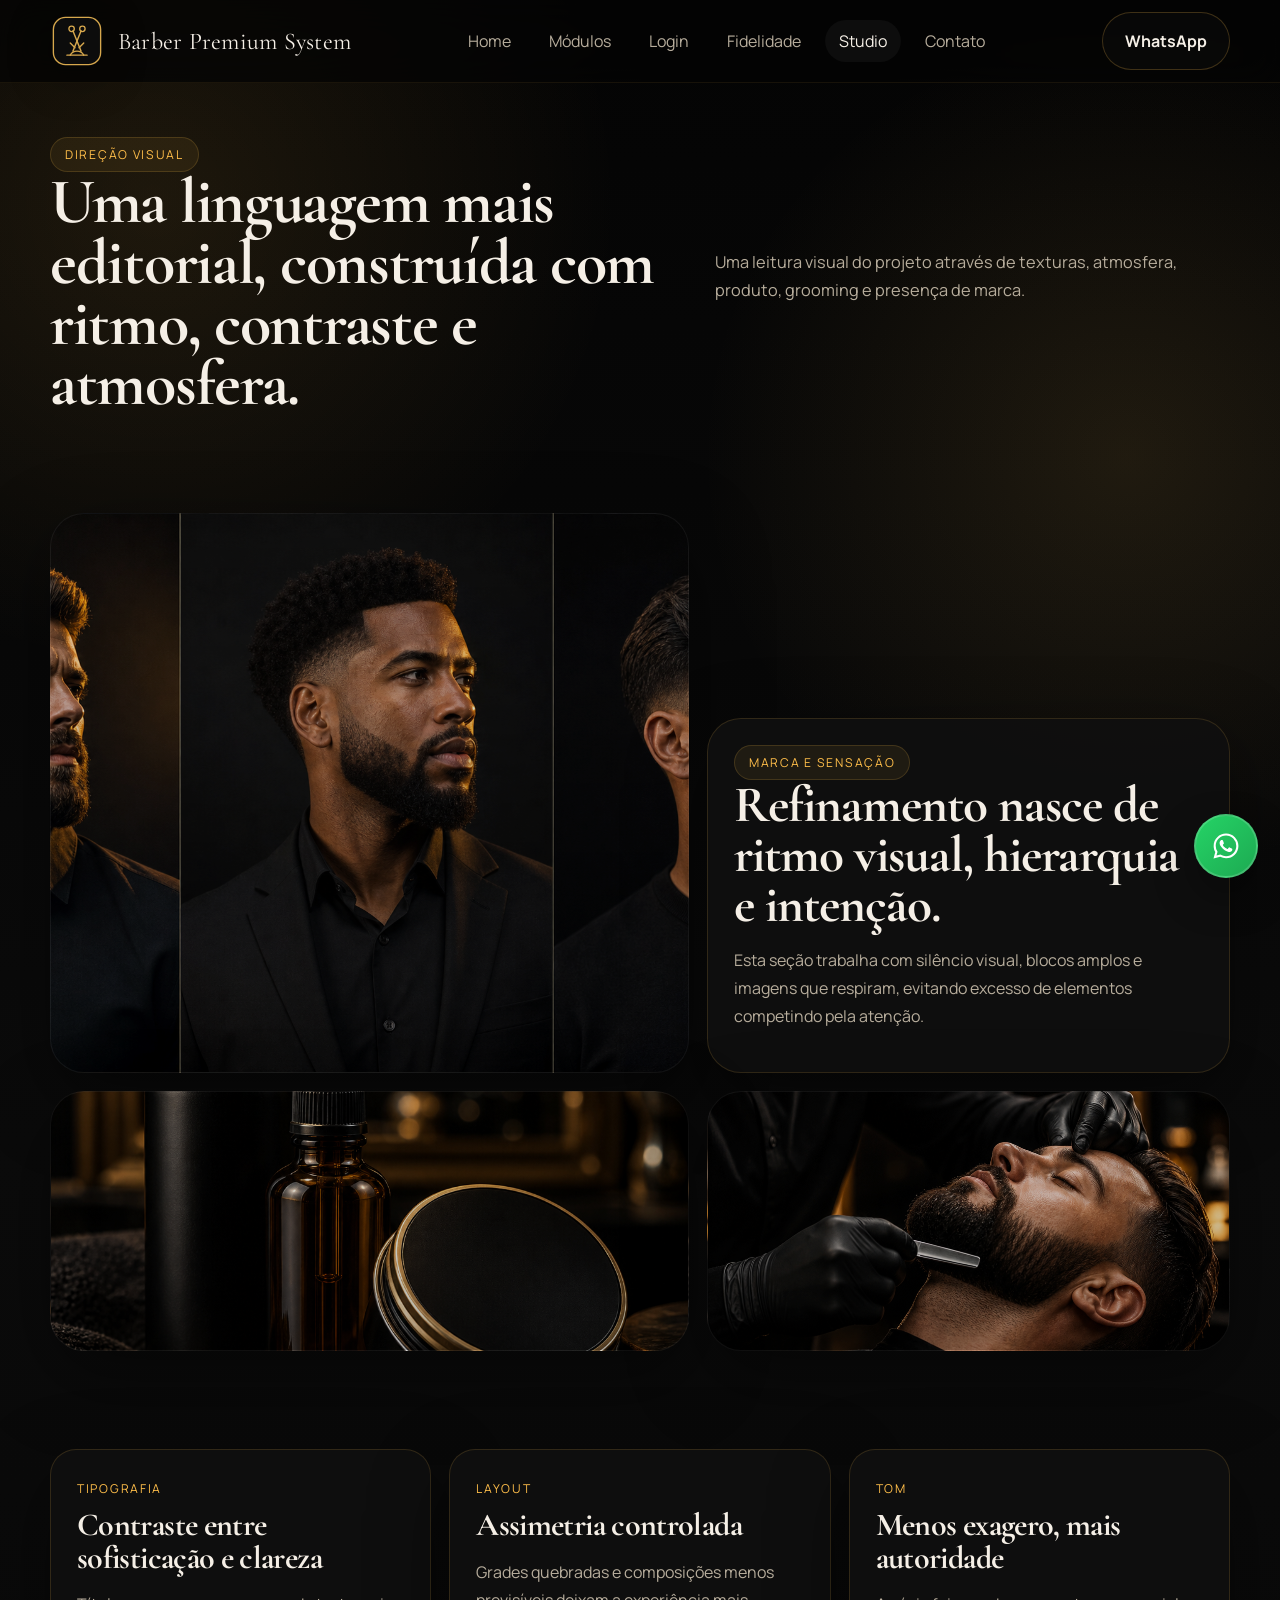
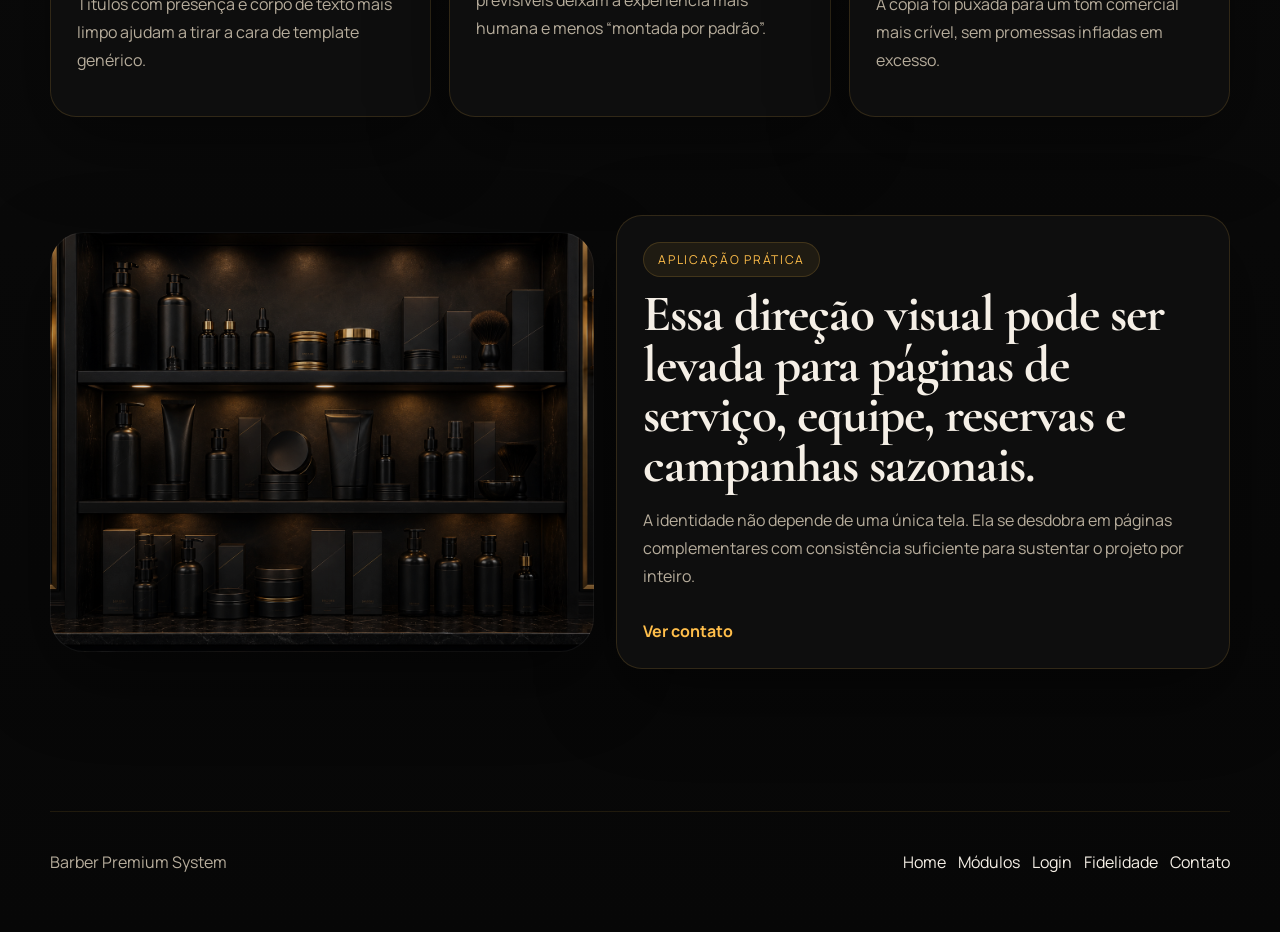
<file: studio.html>
<!DOCTYPE html>
<html lang="pt-BR">
<head>
    <meta charset="UTF-8">
    <meta name="viewport" content="width=device-width, initial-scale=1.0">
    <title>Barber Premium System | Studio</title>
    <link rel="stylesheet" href="assets/css/public-site.css">
</head>
<body>
    <header class="site-header">
        <div class="nav-shell">
                <a class="brand" href="index.html">
                <div class="brand-badge">
                    <img src="assets/images/barber-premium-logo.svg" alt="Barber Premium System">
                </div>
                <div class="brand-label">Barber Premium System</div>
            </a>

            <nav class="nav-links">
                <a href="index.html">Home</a>
                <a href="modules.html">Módulos</a>
                <a href="login.html">Login</a>
                <a href="fidelidade.html">Fidelidade</a>
                <a class="active" href="studio.html">Studio</a>
                <a href="contact.html">Contato</a>
            </nav>

            <a class="button button-outline" href="https://wa.me/5500000000000?text=Quero+ver+uma+versão+mais+premium+desse+projeto" target="_blank" rel="noopener noreferrer">WhatsApp</a>
        </div>
    </header>

    <main class="inner-page">
        <section class="page-intro">
            <div class="container intro-grid">
                <div>
                    <span class="eyebrow">Direção visual</span>
                    <h1>Uma linguagem mais editorial, construída com ritmo, contraste e atmosfera.</h1>
                </div>
                <p class="lead">Uma leitura visual do projeto através de texturas, atmosfera, produto, grooming e presença de marca.</p>
            </div>
        </section>

        <section class="section">
            <div class="container gallery-editorial">
                <div class="gallery-large image-clients"></div>
                <div class="gallery-copy surface">
                    <span class="eyebrow">Marca e sensação</span>
                    <h2>Refinamento nasce de ritmo visual, hierarquia e intenção.</h2>
                    <p>Esta seção trabalha com silêncio visual, blocos amplos e imagens que respiram, evitando excesso de elementos competindo pela atenção.</p>
                </div>
                <div class="gallery-small image-products"></div>
                <div class="gallery-small image-service"></div>
            </div>
        </section>

        <section class="section">
            <div class="container manifesto-grid">
                <article class="manifesto-card surface">
                    <span class="card-kicker">Tipografia</span>
                    <h3>Contraste entre sofisticação e clareza</h3>
                    <p>Títulos com presença e corpo de texto mais limpo ajudam a tirar a cara de template genérico.</p>
                </article>
                <article class="manifesto-card surface">
                    <span class="card-kicker">Layout</span>
                    <h3>Assimetria controlada</h3>
                    <p>Grades quebradas e composições menos previsíveis deixam a experiência mais humana e menos “montada por padrão”.</p>
                </article>
                <article class="manifesto-card surface">
                    <span class="card-kicker">Tom</span>
                    <h3>Menos exagero, mais autoridade</h3>
                    <p>A cópia foi puxada para um tom comercial mais crível, sem promessas infladas em excesso.</p>
                </article>
            </div>
        </section>

        <section class="section">
            <div class="container split-story">
                <div class="story-media image-brands"></div>
                <div class="story-block surface">
                    <span class="eyebrow">Aplicação prática</span>
                    <h2>Essa direção visual pode ser levada para páginas de serviço, equipe, reservas e campanhas sazonais.</h2>
                    <p>A identidade não depende de uma única tela. Ela se desdobra em páginas complementares com consistência suficiente para sustentar o projeto por inteiro.</p>
                    <a class="text-link" href="contact.html">Ver contato</a>
                </div>
            </div>
        </section>
    </main>

    <footer class="site-footer">
        <div class="container footer-shell">
            <p>Barber Premium System</p>
            <div class="footer-links">
                <a href="index.html">Home</a>
                <a href="modules.html">Módulos</a>
                <a href="login.html">Login</a>
                <a href="fidelidade.html">Fidelidade</a>
                <a href="contact.html">Contato</a>
            </div>
        </div>
    </footer>

    <a class="floating-whatsapp" href="https://wa.me/5500000000000?text=Olá%2C+vim+pelo+site+e+quero+saber+mais." target="_blank" rel="noopener noreferrer" aria-label="Falar no WhatsApp">
        <svg viewBox="0 0 24 24" aria-hidden="true">
            <path d="M19.05 4.91A9.82 9.82 0 0 0 12.03 2c-5.46 0-9.9 4.44-9.9 9.9 0 1.74.45 3.44 1.31 4.94L2 22l5.32-1.39a9.86 9.86 0 0 0 4.71 1.2h.01c5.46 0 9.9-4.44 9.9-9.9 0-2.64-1.03-5.12-2.89-7zM12.04 20.13h-.01a8.2 8.2 0 0 1-4.18-1.14l-.3-.18-3.16.83.85-3.08-.2-.32a8.2 8.2 0 0 1-1.26-4.35c0-4.53 3.69-8.22 8.23-8.22 2.2 0 4.27.86 5.82 2.41a8.16 8.16 0 0 1 2.4 5.82c0 4.53-3.69 8.22-8.21 8.23zm4.51-6.16c-.25-.13-1.47-.73-1.7-.81-.23-.08-.39-.13-.56.13-.17.25-.65.81-.8.97-.15.17-.29.19-.54.06-.25-.13-1.06-.39-2.02-1.25-.74-.66-1.24-1.48-1.39-1.73-.15-.25-.02-.38.11-.5.11-.11.25-.29.37-.44.12-.15.17-.25.25-.42.08-.17.04-.31-.02-.44-.06-.13-.56-1.35-.77-1.85-.2-.48-.41-.41-.56-.42h-.48c-.17 0-.44.06-.67.31-.23.25-.88.86-.88 2.1 0 1.24.9 2.44 1.02 2.61.13.17 1.77 2.7 4.29 3.79.6.26 1.07.42 1.43.54.6.19 1.14.16 1.57.1.48-.07 1.47-.6 1.68-1.18.21-.58.21-1.08.15-1.18-.06-.1-.23-.17-.48-.29z"/>
        </svg>
    </a>
</body>
</html>
</file>
<file: assets/css/public-site.css>
@import url("https://fonts.googleapis.com/css2?family=Manrope:wght@400;500;600;700;800&family=Cormorant+Garamond:wght@500;600;700&display=swap");

:root {
    --bg: #050505;
    --bg-soft: #0c0c0c;
    --surface: rgba(15, 15, 15, 0.94);
    --surface-soft: rgba(21, 21, 21, 0.88);
    --surface-warm: rgba(26, 22, 16, 0.88);
    --line: rgba(226, 175, 72, 0.16);
    --line-strong: rgba(226, 175, 72, 0.28);
    --text: #f5efe6;
    --muted: #b7ad9c;
    --gold: #d7a84d;
    --amber: #ffbe4a;
    --shadow: 0 26px 80px rgba(0, 0, 0, 0.45);
    --radius-xl: 34px;
    --radius-lg: 26px;
    --radius-md: 18px;
    --container: min(1180px, calc(100% - 28px));
}

* {
    box-sizing: border-box;
}

html {
    scroll-behavior: smooth;
}

body {
    margin: 0;
    color: var(--text);
    background:
        radial-gradient(circle at 12% 8%, rgba(255, 190, 74, 0.1), transparent 18%),
        radial-gradient(circle at 88% 18%, rgba(215, 168, 77, 0.12), transparent 18%),
        linear-gradient(180deg, #040404 0%, #0b0b0b 45%, #070707 100%);
    font-family: "Manrope", "Segoe UI", sans-serif;
}

a {
    color: inherit;
    text-decoration: none;
}

p {
    line-height: 1.75;
}

h1,
h2,
h3 {
    font-family: "Cormorant Garamond", Georgia, serif;
    font-weight: 700;
    letter-spacing: -0.02em;
    margin: 0;
}

h1 {
    font-size: clamp(3rem, 5vw, 5.2rem);
    line-height: 0.95;
}

h2 {
    font-size: clamp(2.1rem, 4vw, 3.3rem);
    line-height: 0.98;
}

h3 {
    font-size: clamp(1.5rem, 3vw, 2rem);
    line-height: 1.02;
}

.container {
    width: var(--container);
    margin: 0 auto;
}

.eyebrow,
.card-kicker {
    display: inline-flex;
    align-items: center;
    gap: 8px;
    font-size: 0.76rem;
    text-transform: uppercase;
    letter-spacing: 0.14em;
    color: var(--amber);
}

.eyebrow {
    padding: 8px 14px;
    border-radius: 999px;
    background: rgba(255, 190, 74, 0.07);
    border: 1px solid rgba(255, 190, 74, 0.16);
}

.card-kicker {
    margin-bottom: 12px;
}

.lead,
.surface p,
.metric-card p,
.page-card p,
.floating-note p,
.story-block p,
.feature-copy p,
.contact-detail p,
.contact-main p {
    color: var(--muted);
}

.site-header {
    position: sticky;
    top: 0;
    z-index: 40;
    background: rgba(5, 5, 5, 0.78);
    backdrop-filter: blur(18px);
    border-bottom: 1px solid rgba(255, 190, 74, 0.08);
}

.nav-shell {
    width: var(--container);
    min-height: 82px;
    margin: 0 auto;
    display: flex;
    justify-content: space-between;
    align-items: center;
    gap: 18px;
}

.brand {
    display: flex;
    align-items: center;
    gap: 14px;
}

.brand-badge {
    width: 54px;
    height: 54px;
    display: block;
    flex: 0 0 auto;
    filter: drop-shadow(0 10px 22px rgba(0, 0, 0, 0.35));
}

.brand img {
    width: 100%;
    height: 100%;
    object-fit: contain;
}

.brand-label {
    font-family: "Cormorant Garamond", Georgia, serif;
    font-size: 1.5rem;
    letter-spacing: 0.01em;
}

.nav-links {
    display: flex;
    flex-wrap: wrap;
    gap: 10px;
}

.nav-links a {
    padding: 10px 14px;
    border-radius: 999px;
    color: var(--muted);
    transition: 0.25s ease;
}

.nav-links a.active,
.nav-links a:hover {
    color: var(--text);
    background: rgba(255, 255, 255, 0.04);
}

.button {
    display: inline-flex;
    align-items: center;
    justify-content: center;
    gap: 10px;
    padding: 15px 22px;
    border-radius: 999px;
    min-height: 58px;
    font-weight: 700;
    line-height: 1;
    white-space: nowrap;
    transition: transform 0.25s ease, box-shadow 0.25s ease;
}

.button:hover,
.text-link:hover {
    transform: translateY(-2px);
}

.button-primary {
    color: #23190c;
    background: linear-gradient(135deg, var(--amber), var(--gold));
    box-shadow: 0 12px 28px rgba(255, 190, 74, 0.18);
}

.button-outline {
    border: 1px solid rgba(255, 190, 74, 0.22);
    background: rgba(255, 255, 255, 0.02);
}

.button-dark {
    color: var(--text);
    background: #111;
    border: 1px solid rgba(255, 255, 255, 0.08);
}

.section,
.hero-page,
.page-intro,
.inner-page {
    padding: 34px 0 64px;
}

.hero-grid,
.split-story,
.intro-grid,
.contact-layout {
    display: grid;
    gap: 22px;
    align-items: center;
}

.hero-grid {
    grid-template-columns: 0.98fr 1.02fr;
    min-height: calc(100vh - 120px);
}

.hero-copy {
    max-width: 640px;
}

.hero-copy h1 {
    max-width: 10.5ch;
    margin: 16px 0 18px;
    font-size: clamp(3.1rem, 6vw, 5.8rem);
    line-height: 0.9;
    text-wrap: balance;
}

.hero-copy p {
    max-width: 52ch;
    font-size: 1.05rem;
}

.hero-actions,
.cta-actions,
.contact-actions,
.pill-row,
.footer-links {
    display: flex;
    flex-wrap: wrap;
    gap: 12px;
}

.hero-actions {
    align-items: center;
    margin: 30px 0 18px;
}

.hero-actions .button {
    min-width: 228px;
    padding-inline: 28px;
}

.pill-row span {
    padding: 10px 14px;
    border-radius: 999px;
    background: rgba(255, 255, 255, 0.03);
    border: 1px solid rgba(255, 255, 255, 0.06);
    color: var(--muted);
    white-space: nowrap;
}

.surface,
.feature-panel,
.metric-card,
.page-card,
.cta-banner,
.proposition-band,
.gallery-copy,
.contact-detail,
.contact-main {
    border: 1px solid var(--line);
    background: var(--surface);
    box-shadow: var(--shadow);
}

.surface,
.metric-card,
.page-card,
.contact-detail {
    border-radius: var(--radius-lg);
    padding: 26px;
}

.editorial-frame {
    position: relative;
}

.hero-photo,
.story-media,
.feature-photo,
.gallery-large,
.gallery-small,
.contact-side {
    border-radius: var(--radius-xl);
    overflow: hidden;
    border: 1px solid rgba(255, 255, 255, 0.06);
    box-shadow: var(--shadow);
    background-position: center;
    background-size: cover;
}

.hero-photo {
    background-image:
        linear-gradient(180deg, rgba(0, 0, 0, 0.1), rgba(0, 0, 0, 0.36)),
        url("../images/hero-barbershop.png");
}

.tall-photo {
    min-height: 620px;
}

.floating-note {
    position: absolute;
    right: -8px;
    bottom: 28px;
    width: min(290px, 85%);
    padding: 22px;
    border-radius: 24px;
    background: rgba(10, 10, 10, 0.86);
    border: 1px solid rgba(255, 190, 74, 0.18);
    box-shadow: var(--shadow);
}

.floating-note strong {
    display: block;
    margin: 12px 0 8px;
    font-size: 1.2rem;
}

.metrics-grid {
    display: grid;
    grid-template-columns: repeat(3, 1fr);
    gap: 16px;
}

.metric-card strong {
    display: block;
    color: var(--amber);
    font-size: 2.4rem;
    margin-bottom: 10px;
}

.split-story {
    grid-template-columns: 0.94fr 1.06fr;
}

.story-block h2 {
    margin: 12px 0 16px;
}

.story-media {
    min-height: 420px;
}

.asymmetric-grid {
    display: grid;
    grid-template-columns: 1.2fr 0.8fr 0.8fr;
    grid-auto-rows: minmax(180px, auto);
    gap: 18px;
}

.page-card {
    display: grid;
    align-items: end;
    transition: transform 0.25s ease, border-color 0.25s ease;
}

.page-card:hover {
    transform: translateY(-4px);
    border-color: var(--line-strong);
}

.page-card-wide {
    grid-column: span 2;
    min-height: 260px;
}

.page-card-photo {
    min-height: 260px;
    padding: 0;
    background-size: cover;
    background-position: center;
}

.cta-banner,
.proposition-band {
    padding: 28px;
    border-radius: var(--radius-xl);
    display: flex;
    justify-content: space-between;
    align-items: center;
    gap: 20px;
}

.cta-banner {
    background:
        linear-gradient(135deg, rgba(255, 190, 74, 0.96), rgba(215, 168, 77, 0.92));
    color: #1f1509;
}

.cta-banner p,
.cta-banner h2,
.proposition-band p,
.proposition-band h2 {
    max-width: 700px;
}

.text-link {
    display: inline-flex;
    margin-top: 14px;
    color: var(--amber);
    font-weight: 700;
    transition: transform 0.25s ease;
}

.inner-page {
    padding-top: 20px;
}

.intro-grid {
    grid-template-columns: 1fr 0.8fr;
}

.lead {
    font-size: 1.02rem;
}

.module-stack {
    display: grid;
    gap: 22px;
}

.feature-panel {
    display: grid;
    grid-template-columns: 0.95fr 1.05fr;
    gap: 22px;
    padding: 22px;
    border-radius: var(--radius-xl);
}

.feature-panel.reverse {
    grid-template-columns: 1.05fr 0.95fr;
}

.feature-copy {
    align-self: center;
}

.feature-copy h2 {
    margin: 6px 0 12px;
}

.feature-photo {
    min-height: 340px;
}

.clean-list {
    margin: 18px 0 0;
    padding-left: 18px;
    color: var(--muted);
}

.clean-list li + li {
    margin-top: 8px;
}

.proposition-band {
    background: linear-gradient(180deg, rgba(255,255,255,0.02), rgba(0,0,0,0.16)), var(--surface);
}

.gallery-editorial {
    display: grid;
    grid-template-columns: 1.1fr 0.9fr;
    gap: 18px;
}

.gallery-large {
    min-height: 560px;
}

.gallery-copy {
    align-self: end;
    border-radius: var(--radius-xl);
}

.gallery-small {
    min-height: 260px;
}

.manifesto-grid,
.contact-cards {
    display: grid;
    grid-template-columns: repeat(3, 1fr);
    gap: 18px;
}

.mini-module-grid {
    display: grid;
    grid-template-columns: repeat(2, 1fr);
    gap: 18px;
    margin-top: 18px;
}

.mini-module-card {
    border: 1px solid var(--line);
    border-radius: var(--radius-xl);
    background: var(--surface);
    box-shadow: var(--shadow);
    overflow: hidden;
}

.mini-module-visual {
    min-height: 220px;
    padding: 20px;
    background: linear-gradient(180deg, rgba(255,255,255,0.03), rgba(0,0,0,0.18));
}

.mini-module-copy {
    padding: 22px;
}

.auth-shell,
.loyalty-shell {
    display: grid;
    grid-template-columns: 0.96fr 1.04fr;
    gap: 22px;
    align-items: stretch;
}

.auth-panel,
.loyalty-panel,
.side-panel,
.reward-card,
.history-card {
    border: 1px solid var(--line);
    background: var(--surface);
    box-shadow: var(--shadow);
    border-radius: var(--radius-xl);
}

.auth-panel,
.loyalty-panel,
.side-panel {
    padding: 28px;
}

.auth-panel h1,
.loyalty-panel h1 {
    margin: 12px 0 14px;
}

.form-stack,
.reward-list,
.history-list {
    display: grid;
    gap: 14px;
}

.field {
    display: grid;
    gap: 8px;
}

.field label {
    color: var(--muted);
    font-size: 0.92rem;
}

.field input {
    width: 100%;
    min-height: 56px;
    padding: 14px 18px;
    border-radius: 18px;
    border: 1px solid rgba(255, 255, 255, 0.08);
    background: rgba(255, 255, 255, 0.03);
    color: var(--text);
    outline: none;
}

.field input::placeholder {
    color: #8f8578;
}

.inline-row {
    display: flex;
    justify-content: space-between;
    align-items: center;
    gap: 12px;
    color: var(--muted);
    font-size: 0.94rem;
}

.auth-preview {
    min-height: 100%;
    background:
        linear-gradient(180deg, rgba(0,0,0,0.1), rgba(0,0,0,0.34)),
        url("../images/hero-barbershop.png") center/cover no-repeat;
}

.mock-phone {
    width: min(100%, 330px);
    margin: 0 auto;
    padding: 18px;
    border-radius: 28px;
    background: #0d0d0d;
    border: 1px solid rgba(255,255,255,0.06);
    box-shadow: inset 0 0 0 1px rgba(255,255,255,0.03);
}

.phone-top {
    width: 96px;
    height: 10px;
    margin: 0 auto 18px;
    border-radius: 999px;
    background: rgba(255,255,255,0.08);
}

.mock-screen {
    display: grid;
    gap: 12px;
}

.mock-block,
.mock-pill,
.mock-progress {
    border-radius: 16px;
    background: rgba(255,255,255,0.05);
}

.mock-block {
    min-height: 72px;
}

.mock-pill {
    min-height: 44px;
}

.loyalty-layout {
    display: grid;
    grid-template-columns: 1fr 0.82fr;
    gap: 18px;
    margin-top: 18px;
}

.reward-card,
.history-card {
    padding: 22px;
}

.loyalty-track {
    width: 100%;
    height: 16px;
    border-radius: 999px;
    background: rgba(255, 255, 255, 0.06);
    overflow: hidden;
    margin: 18px 0 14px;
}

.loyalty-track span {
    display: block;
    height: 100%;
    width: 70%;
    background: linear-gradient(90deg, var(--gold), var(--amber));
}

.stamp-grid {
    display: grid;
    grid-template-columns: repeat(5, 1fr);
    gap: 10px;
    margin-top: 18px;
}

.stamp {
    aspect-ratio: 1;
    display: grid;
    place-items: center;
    border-radius: 18px;
    border: 1px solid rgba(255,255,255,0.06);
    background: rgba(255,255,255,0.03);
    color: var(--muted);
    font-weight: 700;
}

.stamp.active {
    background: rgba(255, 190, 74, 0.12);
    border-color: rgba(255, 190, 74, 0.24);
    color: var(--amber);
}

.reward-item,
.history-item {
    padding: 14px 16px;
    border-radius: 18px;
    background: rgba(255,255,255,0.03);
    border: 1px solid rgba(255,255,255,0.05);
}

.manifesto-card {
    min-height: 220px;
}

.contact-layout {
    grid-template-columns: 0.92fr 1.08fr;
}

.contact-main {
    padding: 28px;
    border-radius: var(--radius-xl);
}

.contact-side {
    min-height: 420px;
}

.site-footer {
    padding: 14px 0 40px;
}

.floating-whatsapp {
    position: fixed;
    right: 22px;
    bottom: 22px;
    z-index: 60;
    width: 64px;
    height: 64px;
    display: inline-flex;
    align-items: center;
    justify-content: center;
    border-radius: 50%;
    background: linear-gradient(135deg, #25d366, #1daa52);
    color: #fff;
    box-shadow: 0 18px 40px rgba(0, 0, 0, 0.34);
    border: 2px solid rgba(255, 255, 255, 0.16);
    transition: transform 0.25s ease, box-shadow 0.25s ease;
}

.floating-whatsapp:hover {
    transform: translateY(-3px) scale(1.02);
    box-shadow: 0 22px 44px rgba(0, 0, 0, 0.4);
}

.floating-whatsapp svg {
    width: 30px;
    height: 30px;
    fill: currentColor;
}

.footer-shell {
    display: flex;
    justify-content: space-between;
    align-items: center;
    gap: 18px;
    padding-top: 20px;
    border-top: 1px solid rgba(255, 190, 74, 0.1);
}

.footer-shell p {
    color: var(--muted);
}

.image-hero {
    background-image:
        linear-gradient(180deg, rgba(0, 0, 0, 0.1), rgba(0, 0, 0, 0.32)),
        url("../images/hero-barbershop.png");
}

.image-service {
    background-image:
        linear-gradient(180deg, rgba(0, 0, 0, 0.08), rgba(0, 0, 0, 0.3)),
        url("../images/service-beard-trim.png");
}

.image-products {
    background-image:
        linear-gradient(180deg, rgba(0, 0, 0, 0.08), rgba(0, 0, 0, 0.3)),
        url("../images/products-premium.png");
}

.image-clients {
    background-image:
        linear-gradient(180deg, rgba(0, 0, 0, 0.08), rgba(0, 0, 0, 0.3)),
        url("../images/clients-portraits.png");
}

.image-brands {
    background-image:
        linear-gradient(180deg, rgba(0, 0, 0, 0.08), rgba(0, 0, 0, 0.3)),
        url("../images/brands-shelf.png");
}

@media (max-width: 1080px) {
    .hero-grid,
    .split-story,
    .intro-grid,
    .feature-panel,
    .feature-panel.reverse,
    .gallery-editorial,
    .contact-layout,
    .asymmetric-grid {
        grid-template-columns: 1fr;
    }

    .metrics-grid,
    .manifesto-grid,
    .contact-cards,
    .mini-module-grid,
    .auth-shell,
    .loyalty-shell,
    .loyalty-layout {
        grid-template-columns: repeat(2, 1fr);
    }

    .page-card-wide {
        grid-column: span 1;
    }

    .floating-note {
        position: static;
        width: 100%;
        margin-top: 14px;
    }

    .cta-banner,
    .proposition-band,
    .footer-shell {
        flex-direction: column;
        align-items: flex-start;
    }
}

@media (max-width: 760px) {
    .nav-shell {
        padding: 14px 0;
        flex-direction: column;
        align-items: flex-start;
    }

    .hero-page,
    .page-intro,
    .section,
    .inner-page {
        padding: 24px 0 44px;
    }

    .metrics-grid,
    .manifesto-grid,
    .contact-cards,
    .mini-module-grid,
    .auth-shell,
    .loyalty-shell,
    .loyalty-layout {
        grid-template-columns: 1fr;
    }

    .hero-actions,
    .pill-row {
        flex-direction: column;
        align-items: stretch;
    }

    .hero-actions .button,
    .pill-row span {
        width: 100%;
    }

    .hero-grid {
        min-height: auto;
    }

    .floating-whatsapp {
        right: 16px;
        bottom: 16px;
        width: 58px;
        height: 58px;
    }

    .hero-copy h1 {
        max-width: 11ch;
        font-size: clamp(2.7rem, 11vw, 4.2rem);
        line-height: 0.94;
    }

    .tall-photo,
    .story-media,
    .feature-photo,
    .gallery-large,
    .gallery-small,
    .contact-side {
        min-height: 280px;
    }

    .stamp-grid {
        grid-template-columns: repeat(5, minmax(0, 1fr));
    }
}
</file>
